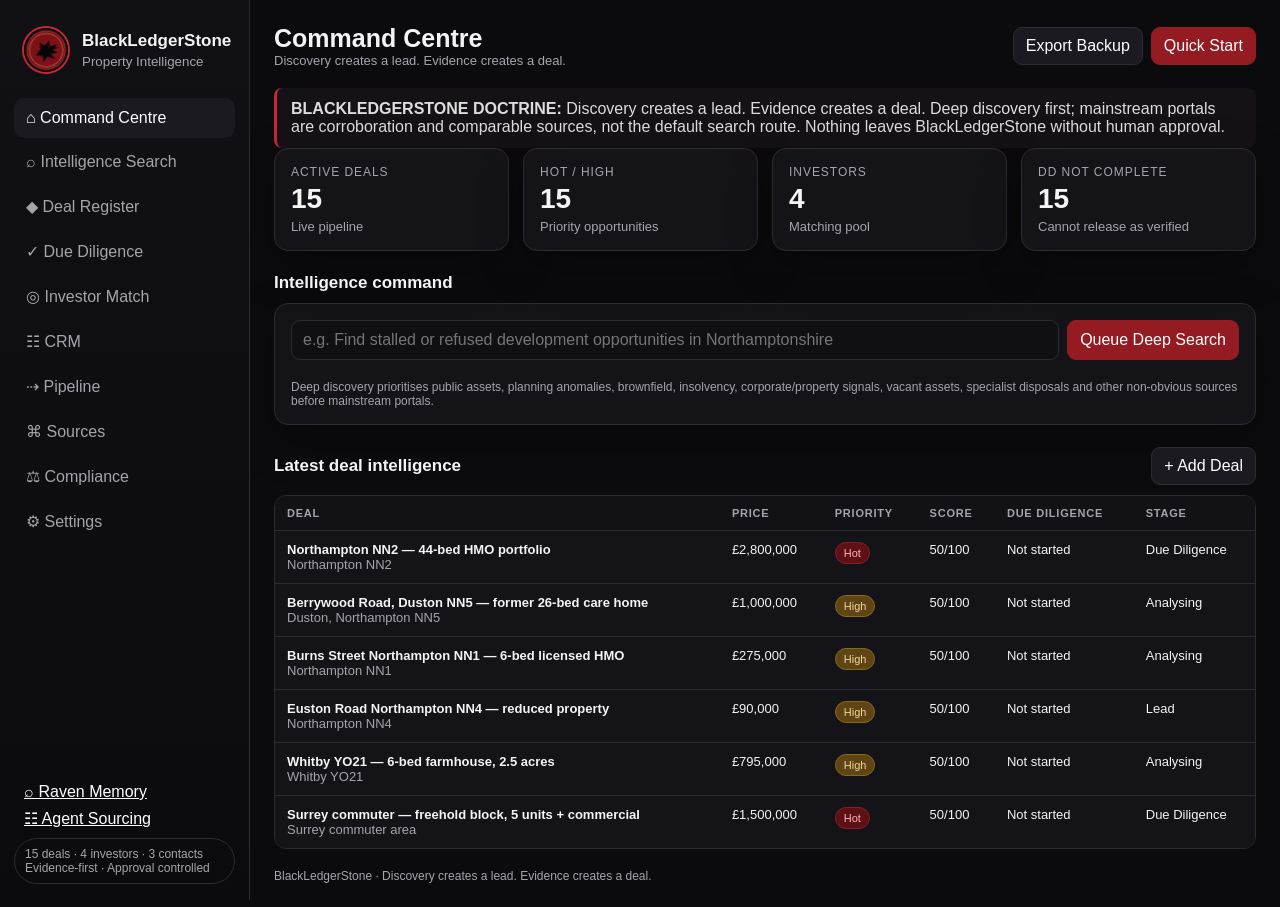
<file: index.html>
<!doctype html><html lang="en"><head><meta charset="utf-8"><meta name="viewport" content="width=device-width,initial-scale=1,viewport-fit=cover"><meta name="theme-color" content="#7d1117"><meta name="description" content="BlackLedgerStone property intelligence and deal operating system"><title>BlackLedgerStone</title><link rel="manifest" href="./manifest.webmanifest"><link rel="icon" href="./raven-192.png"><link rel="stylesheet" href="./styles.css"></head><body>
<div class="app"><aside class="sidebar"><div class="brand"><img src="./raven-192.png" alt="Raven"><div><h1>BlackLedgerStone</h1><small>Property Intelligence</small></div></div><nav class="nav"><button class="active" data-view="dashboard">⌂ <span class="txt">Command Centre</span></button><button data-view="intelligence">⌕ <span class="txt">Intelligence Search</span></button><button data-view="deals">◆ <span class="txt">Deal Register</span></button><button data-view="diligence">✓ <span class="txt">Due Diligence</span></button><button data-view="investors">◎ <span class="txt">Investor Match</span></button><button data-view="contacts">☷ <span class="txt">CRM</span></button><button data-view="pipeline">⇢ <span class="txt">Pipeline</span></button><button data-view="sources">⌘ <span class="txt">Sources</span></button><button data-view="compliance">⚖ <span class="txt">Compliance</span></button><button data-view="settings">⚙ <span class="txt">Settings</span></button></nav><div class="sidebar-bottom"><div style="padding:10px;display:grid;gap:8px"><a href="./raven-memory.html" style="color:#fff">⌕ Raven Memory</a><a href="./raven-agent-sourcing.html" style="color:#fff">☷ Agent Sourcing</a></div><div class="status-pill"><span id="data-count"></span><br>Evidence-first · Approval controlled</div></div></aside>
<main class="main"><div class="topbar"><div><h2 id="page-title">Command Centre</h2><div class="subtle">Discovery creates a lead. Evidence creates a deal.</div></div><div class="top-actions"><button class="btn" id="export-btn">Export Backup</button><button class="btn primary" id="quick-start">Quick Start</button></div></div>
<section id="dashboard" class="view active"><div class="notice"><b>BLACKLEDGERSTONE DOCTRINE:</b> Discovery creates a lead. Evidence creates a deal. Deep discovery first; mainstream portals are corroboration and comparable sources, not the default search route. Nothing leaves BlackLedgerStone without human approval.</div><div id="metrics" class="grid cards-4"></div><div class="section-title"><h3>Intelligence command</h3></div><div class="card"><div class="search-box"><input class="input" id="command" placeholder="e.g. Find stalled or refused development opportunities in Northamptonshire"><button class="btn primary" id="command-run">Queue Deep Search</button></div><div class="footer-note">Deep discovery prioritises public assets, planning anomalies, brownfield, insolvency, corporate/property signals, vacant assets, specialist disposals and other non-obvious sources before mainstream portals.</div></div><div class="section-title"><h3>Latest deal intelligence</h3><button class="btn" id="add-deal">+ Add Deal</button></div><div class="table-wrap"><table><thead><tr><th>Deal</th><th>Price</th><th>Priority</th><th>Score</th><th>Due diligence</th><th>Stage</th></tr></thead><tbody id="dashboard-deals"></tbody></table></div></section>
<section id="intelligence" class="view"><div class="notice"><b>Deep Discovery:</b> a Scout result is a LEAD, never automatically a deal. Search non-obvious and authoritative intelligence first. Promote only after evidence and due diligence.</div><div class="card"><form id="research-form" class="form-grid"><label class="wide">Search instruction<input class="input" name="query" required placeholder="Find council land, stalled schemes, insolvency assets or hidden development opportunities..."></label><label>Area<input class="input" name="area" placeholder="UK, Ireland, Northamptonshire..."></label><label>Asset type<select class="select" name="asset"><option>Any</option><option>Residential</option><option>Land</option><option>Commercial</option><option>Care / C2</option><option>HMO</option><option>Development</option><option>Public sector</option><option>Distressed / insolvency</option></select></label><div class="wide"><button class="btn primary">Add to Deep Research Queue</button></div></form></div><div class="section-title"><h3>Research queue</h3></div><div class="table-wrap"><table><thead><tr><th>Instruction</th><th>Asset</th><th>Status</th><th>Created</th><th>Action</th></tr></thead><tbody id="research-body"></tbody></table></div></section>
<section id="deals" class="view"><div class="section-title"><h3>Master deal register</h3><button class="btn primary" onclick="document.getElementById('add-deal').click()">+ Add Deal</button></div><div class="table-wrap"><table><thead><tr><th>Deal</th><th>Price</th><th>Net yield</th><th>Cash ROI</th><th>Score</th><th>Priority</th><th>Stage</th><th></th></tr></thead><tbody id="deals-body"></tbody></table></div></section>
<section id="diligence" class="view"><div class="notice">Mandatory evidence gate. No lead becomes a verified deal until required checks are complete. Unknown stays UNKNOWN; assumptions never become facts.</div><div class="section-title"><h3>Deal checklist</h3><div class="kpis"><select class="select" id="dd-deal"></select><span class="badge" id="dd-progress"></span></div></div><div id="dd-list" class="checklist"></div></section>
<section id="investors" class="view"><div class="notice">Raven Match uses suitability plus CAIT: Capital, Authority, Intent and Timescale. POF and evidence remain separate verification gates.</div><div class="grid cards-3"><div class="card"><h3>Add investor</h3><form id="investor-form" class="form-grid"><label class="wide">Name<input class="input" name="name" required></label><label class="wide">Company<input class="input" name="company"></label><label>Strategy<input class="input" name="strategy"></label><label>POF<select class="select" name="pof"><option>Unknown</option><option>Requested</option><option>Verified</option></select></label><label>Min budget<input class="input" name="minBudget" type="number"></label><label>Max budget<input class="input" name="maxBudget" type="number"></label><label class="wide">Target areas<input class="input" name="areas"></label><div class="wide"><button class="btn primary">Add Investor</button></div></form></div><div class="card" style="grid-column:span 2"><h3>Investor pool</h3><div class="table-wrap"><table><thead><tr><th>Investor</th><th>Strategy</th><th>Areas</th><th>Budget</th><th>POF</th><th></th></tr></thead><tbody id="investors-body"></tbody></table></div></div></div></section>
<section id="contacts" class="view"><div class="grid cards-3"><div class="card"><h3>Add contact</h3><form id="contact-form" class="form-grid"><label class="wide">Name<input class="input" name="name" required></label><label class="wide">Company<input class="input" name="company"></label><label>Type<select class="select" name="type"><option>Investor</option><option>Developer</option><option>Sourcer</option><option>Agent</option><option>Council / Public Sector</option><option>Finance</option><option>Solicitor</option><option>Other</option></select></label><label>Email<input class="input" name="email" type="email"></label><label>Phone<input class="input" name="phone"></label><label>Next action<input class="input" name="nextAction"></label><div class="wide"><button class="btn primary">Add Contact</button></div></form></div><div class="card" style="grid-column:span 2"><h3>Relationship manager</h3><div class="table-wrap"><table><thead><tr><th>Contact</th><th>Type</th><th>Email</th><th>Phone</th><th>Next action</th><th></th></tr></thead><tbody id="contacts-body"></tbody></table></div></div></div></section>
<section id="pipeline" class="view"><div class="notice">Lead → Evidence → Verified Deal → Investor Match → Approval → Progress. Due diligence is a hard gate.</div><div class="pipeline" id="pipeline-board"></div></section>
<section id="sources" class="view"><div class="notice">Source hierarchy: deep/authoritative intelligence first. Mainstream portals are secondary corroboration, comparables and market evidence.</div><div class="section-title"><h3>Research source library</h3><input id="source-filter" class="input" style="max-width:300px" placeholder="Filter sources"></div><div id="source-list" class="source-grid quick-links"></div></section>
<section id="compliance" class="view"><div class="grid cards-3"><div class="card"><div class="label">Approval control</div><div class="metric" style="font-size:18px" id="approval-state"></div><div class="subtle">No external release or outreach without human approval.</div></div><div class="card"><div class="label">Fee protection rule</div><div id="fee-rule"></div></div><div class="card"><div class="label">Core release gate</div><div>Verified evidence + complete due diligence + fee protection + qualified investor + approval.</div></div></div><div class="checklist"><div class="check">✓ Discovery creates a lead; evidence creates a deal.</div><div class="check">✓ Never release sensitive identifiers before protection is secure.</div><div class="check">✓ Record source, date and evidence for material facts.</div><div class="check">✓ Unknown and assumptions remain explicitly labelled.</div><div class="check">✓ Obtain POF where appropriate.</div><div class="check">✓ All outbound information remains behind human approval.</div></div></section>
<section id="settings" class="view"><div class="grid cards-3"><div class="card"><h3>Operating rules</h3><form id="settings-form" class="form-grid"><label>Fee %<input class="input" name="feePercent" type="number" step="0.1"></label><label>Minimum fee GBP<input class="input" name="minFeeGBP" type="number"></label><label>Minimum fee EUR<input class="input" name="minFeeEUR" type="number"></label><label>Anti-circumvention months<input class="input" name="antiCircumventionMonths" type="number"></label><label class="wide"><input name="approvalRequired" type="checkbox"> Require human approval before external release</label><div class="wide"><button class="btn primary">Save Settings</button></div></form></div><div class="card"><h3>Restore backup</h3><input id="import-file" class="input" type="file" accept="application/json"></div><div class="danger-zone"><h3>Reset local data</h3><button class="btn" id="reset-btn">Reset Local Database</button></div></div></section>
<div class="footer-note">BlackLedgerStone · Discovery creates a lead. Evidence creates a deal.</div></main></div>
<div id="deal-modal" class="modal"><div class="modal-box"><div class="modal-head"><h3>Deal & Development Appraisal</h3><button class="iconbtn" onclick="closeModal('deal-modal')">×</button></div><form id="deal-form" class="form-grid"><input type="hidden" name="id"><label class="wide">Deal name<input class="input" name="name" required></label><label>Location<input class="input" name="location"></label><label>Asset type<input class="input" name="assetType"></label><label>Purchase price £<input class="input" type="number" name="price"></label><label>GDV / market value £<input class="input" type="number" name="gdv"></label><label>Build / refurb £<input class="input" type="number" name="refurb"></label><label>Contingency %<input class="input" type="number" step="0.1" name="contingency"></label><label>Professional fees £<input class="input" type="number" name="professionalFees"></label><label>CIL / S106 £<input class="input" type="number" name="planningObligations"></label><label>Abnormal/site costs £<input class="input" type="number" name="abnormals"></label><label>Legal & survey £<input class="input" type="number" name="legal"></label><label>SDLT surcharge %<input class="input" type="number" step="0.1" name="sdlt"></label><label>Bridging LTV %<input class="input" type="number" step="0.1" name="ltv"></label><label>Bridge annual rate %<input class="input" type="number" step="0.1" name="bridgeRate"></label><label>Bridge term months<input class="input" type="number" name="bridgeMonths"></label><label>Arrangement fee %<input class="input" type="number" step="0.1" name="arrangement"></label><label>Gross annual income £<input class="input" type="number" name="grossIncome"></label><label>Net annual income £<input class="input" type="number" name="netIncome"></label><label>Discount %<input class="input" type="number" step="0.1" name="discount"></label><label>Planning<select class="select" name="planning"><option>Unknown</option><option>None</option><option>Potential</option><option>Refused</option><option>Withdrawn</option><option>Lapsed</option><option>Submitted</option><option>Approved</option></select></label><label>Risk<select class="select" name="risk"><option>Normal</option><option>Low</option><option>Medium</option><option>High</option></select></label><label>Priority<select class="select" name="priority"><option>Normal</option><option>High</option><option>Hot</option><option>Rejected</option></select></label><label>Status<select class="select" name="status"><option>Lead</option><option>Evidence Review</option><option>Due Diligence</option><option>Verified Deal</option><option>Investor Match</option><option>Progressing</option><option>Completed</option><option>Rejected</option></select></label><label class="wide">Development constraints / abnormal risks<textarea class="textarea" name="developmentConstraints" placeholder="Access, drainage, flood, contamination, ecology, heritage, utilities, title restrictions..."></textarea></label><label class="wide">Source / evidence<textarea class="textarea" name="source"></textarea></label><label class="wide">Notes<textarea class="textarea" name="notes"></textarea></label><div class="wide"><button class="btn primary">Save Lead / Deal</button></div></form></div></div>
<script src="./app.js"></script></body></html>
</file>
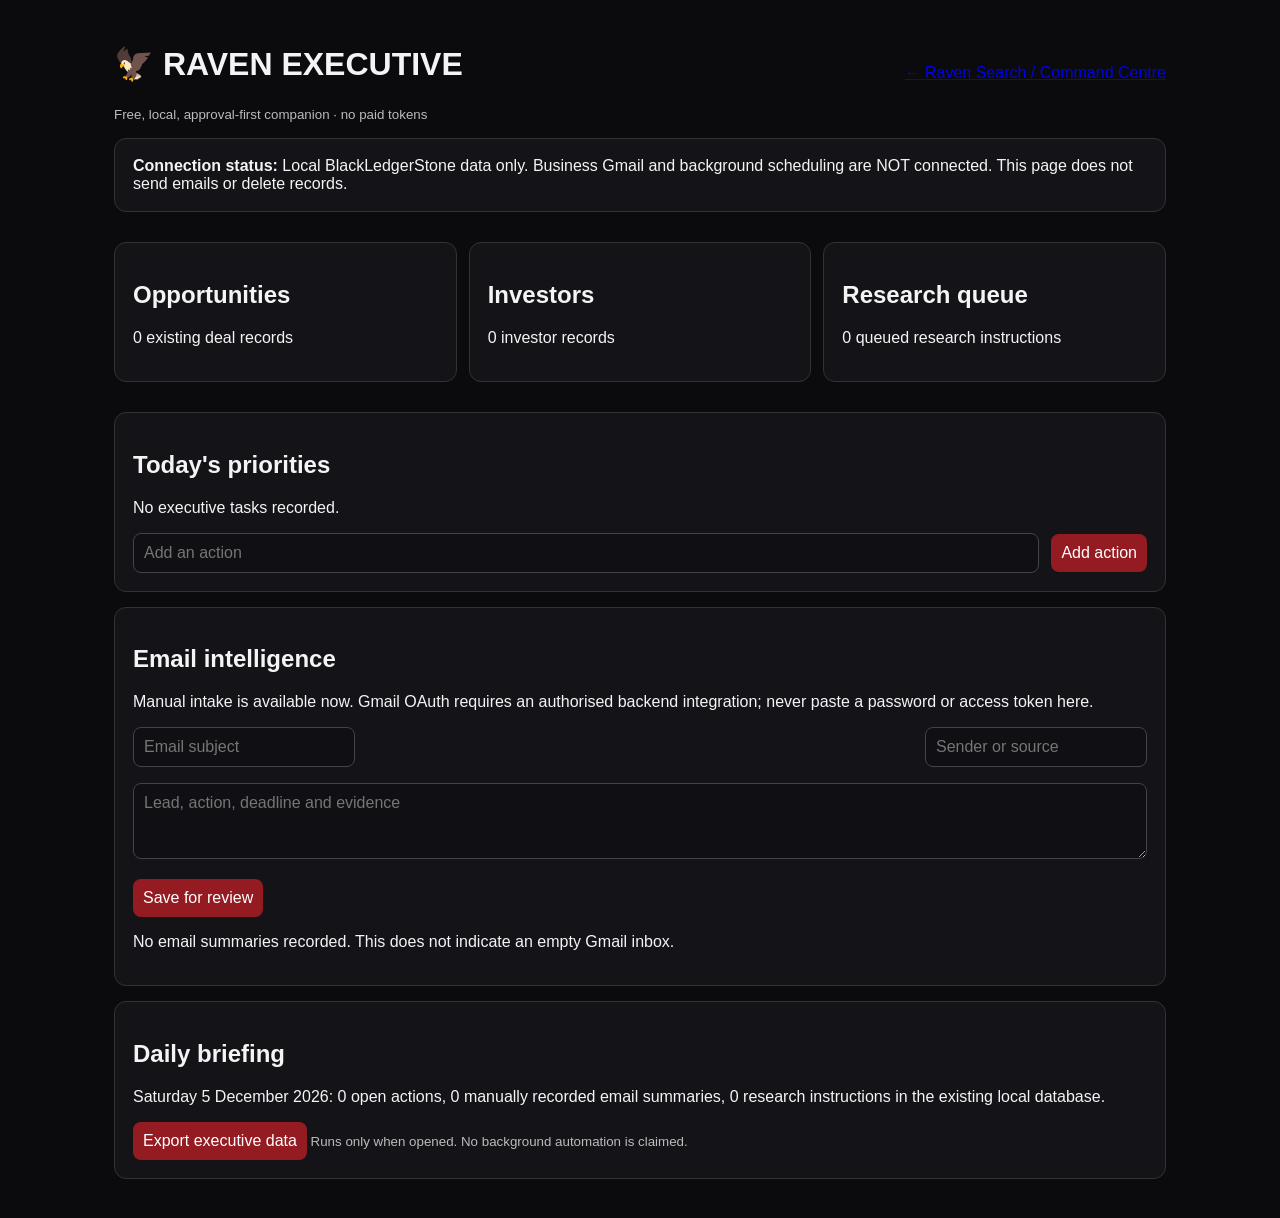
<file: executive.html>
<!doctype html><html lang="en-GB"><head><meta charset="utf-8"><meta name="viewport" content="width=device-width,initial-scale=1"><title>RAVEN EXECUTIVE | BlackLedgerStone</title><link rel="stylesheet" href="./styles.css"><style>body{padding:24px;max-width:1100px;margin:auto}header,.toolbar{display:flex;gap:12px;justify-content:space-between;align-items:center;flex-wrap:wrap}.panel{background:#141418;border:1px solid #333;border-radius:12px;padding:18px;margin:15px 0}.row{padding:12px;border-bottom:1px solid #333}.row:last-child{border:0}input,textarea{background:#101014;color:white;border:1px solid #444;border-radius:8px;padding:10px;max-width:100%}button{background:#941b22;color:white;border:0;border-radius:8px;padding:10px}small{color:#bbb}.grid{display:grid;grid-template-columns:repeat(auto-fit,minmax(240px,1fr));gap:12px}</style></head><body><header><div><h1>🦅 RAVEN EXECUTIVE</h1><small>Free, local, approval-first companion · no paid tokens</small></div><a href="./index.html">← Raven Search / Command Centre</a></header><div class="panel"><strong>Connection status:</strong> Local BlackLedgerStone data only. Business Gmail and background scheduling are NOT connected. This page does not send emails or delete records.</div><div class="grid"><section class="panel"><h2>Opportunities</h2><p id="deals">Checking…</p></section><section class="panel"><h2>Investors</h2><p id="investors">Checking…</p></section><section class="panel"><h2>Research queue</h2><p id="research">Checking…</p></section></div><section class="panel"><h2>Today's priorities</h2><div id="tasks"></div><form id="task-form" class="toolbar"><input name="task" aria-label="Task" placeholder="Add an action" required style="flex:1"><button>Add action</button></form></section><section class="panel"><h2>Email intelligence</h2><p>Manual intake is available now. Gmail OAuth requires an authorised backend integration; never paste a password or access token here.</p><form id="mail-form"><div class="toolbar"><input name="subject" placeholder="Email subject" required><input name="sender" placeholder="Sender or source" required></div><p><textarea name="summary" rows="3" style="width:100%" placeholder="Lead, action, deadline and evidence"></textarea></p><button>Save for review</button></form><div id="mails"></div></section><section class="panel"><h2>Daily briefing</h2><p id="brief"></p><button id="backup">Export executive data</button><small> Runs only when opened. No background automation is claimed.</small></section><script>
"use strict";
const BASE="blackledgerstone-master-v2-1-intel", EXEC="raven-executive-local-v1";
const get=k=>{try{return JSON.parse(localStorage.getItem(k)||"{}")}catch{return {}}};
const main=get(BASE), data=get(EXEC);data.tasks=Array.isArray(data.tasks)?data.tasks:[];data.mails=Array.isArray(data.mails)?data.mails:[];
const el=id=>document.getElementById(id), save=()=>localStorage.setItem(EXEC,JSON.stringify(data));
const safe=s=>String(s??"").replace(/[&<>"']/g,c=>({"&":"&amp;","<":"&lt;",">":"&gt;",'"':"&quot;","'":"&#39;"}[c]));
const count=k=>Array.isArray(main[k])?main[k].length:0;
el("deals").textContent=count("deals")+" existing deal records";
el("investors").textContent=count("investors")+" investor records";
el("research").textContent=count("research")+" queued research instructions";
function render(){
 el("tasks").innerHTML=data.tasks.length?data.tasks.map((t,i)=>'<div class="row"><label><input type="checkbox" data-task="'+i+'" '+(t.done?'checked':'')+'> '+safe(t.text)+'</label></div>').join(""):'<p>No executive tasks recorded.</p>';
 el("mails").innerHTML=data.mails.length?data.mails.map(m=>'<div class="row"><b>'+safe(m.subject)+'</b> · '+safe(m.sender)+'<br>'+safe(m.summary)+'<br><small>Review required · '+safe(m.date)+'</small></div>').join(""):'<p>No email summaries recorded. This does not indicate an empty Gmail inbox.</p>';
 el("brief").textContent=new Date().toLocaleDateString("en-GB",{dateStyle:"full"})+": "+data.tasks.filter(t=>!t.done).length+" open actions, "+data.mails.length+" manually recorded email summaries, "+count("research")+" research instructions in the existing local database.";
}
el("task-form").addEventListener("submit",e=>{e.preventDefault();const f=e.target;data.tasks.push({text:f.task.value.trim(),done:false});save();f.reset();render()});
el("tasks").addEventListener("change",e=>{if(e.target.matches("[data-task]")){data.tasks[+e.target.dataset.task].done=e.target.checked;save();render()}});
el("mail-form").addEventListener("submit",e=>{e.preventDefault();const f=e.target;data.mails.unshift({subject:f.subject.value,sender:f.sender.value,summary:f.summary.value,date:new Date().toISOString()});save();f.reset();render()});
el("backup").addEventListener("click",()=>{const b=new Blob([JSON.stringify({exportedAt:new Date().toISOString(),executive:data},null,2)],{type:"application/json"}),a=document.createElement("a");a.href=URL.createObjectURL(b);a.download="raven-executive-backup.json";a.click();setTimeout(()=>URL.revokeObjectURL(a.href),1000)});
render();
</script></body></html>
</file>
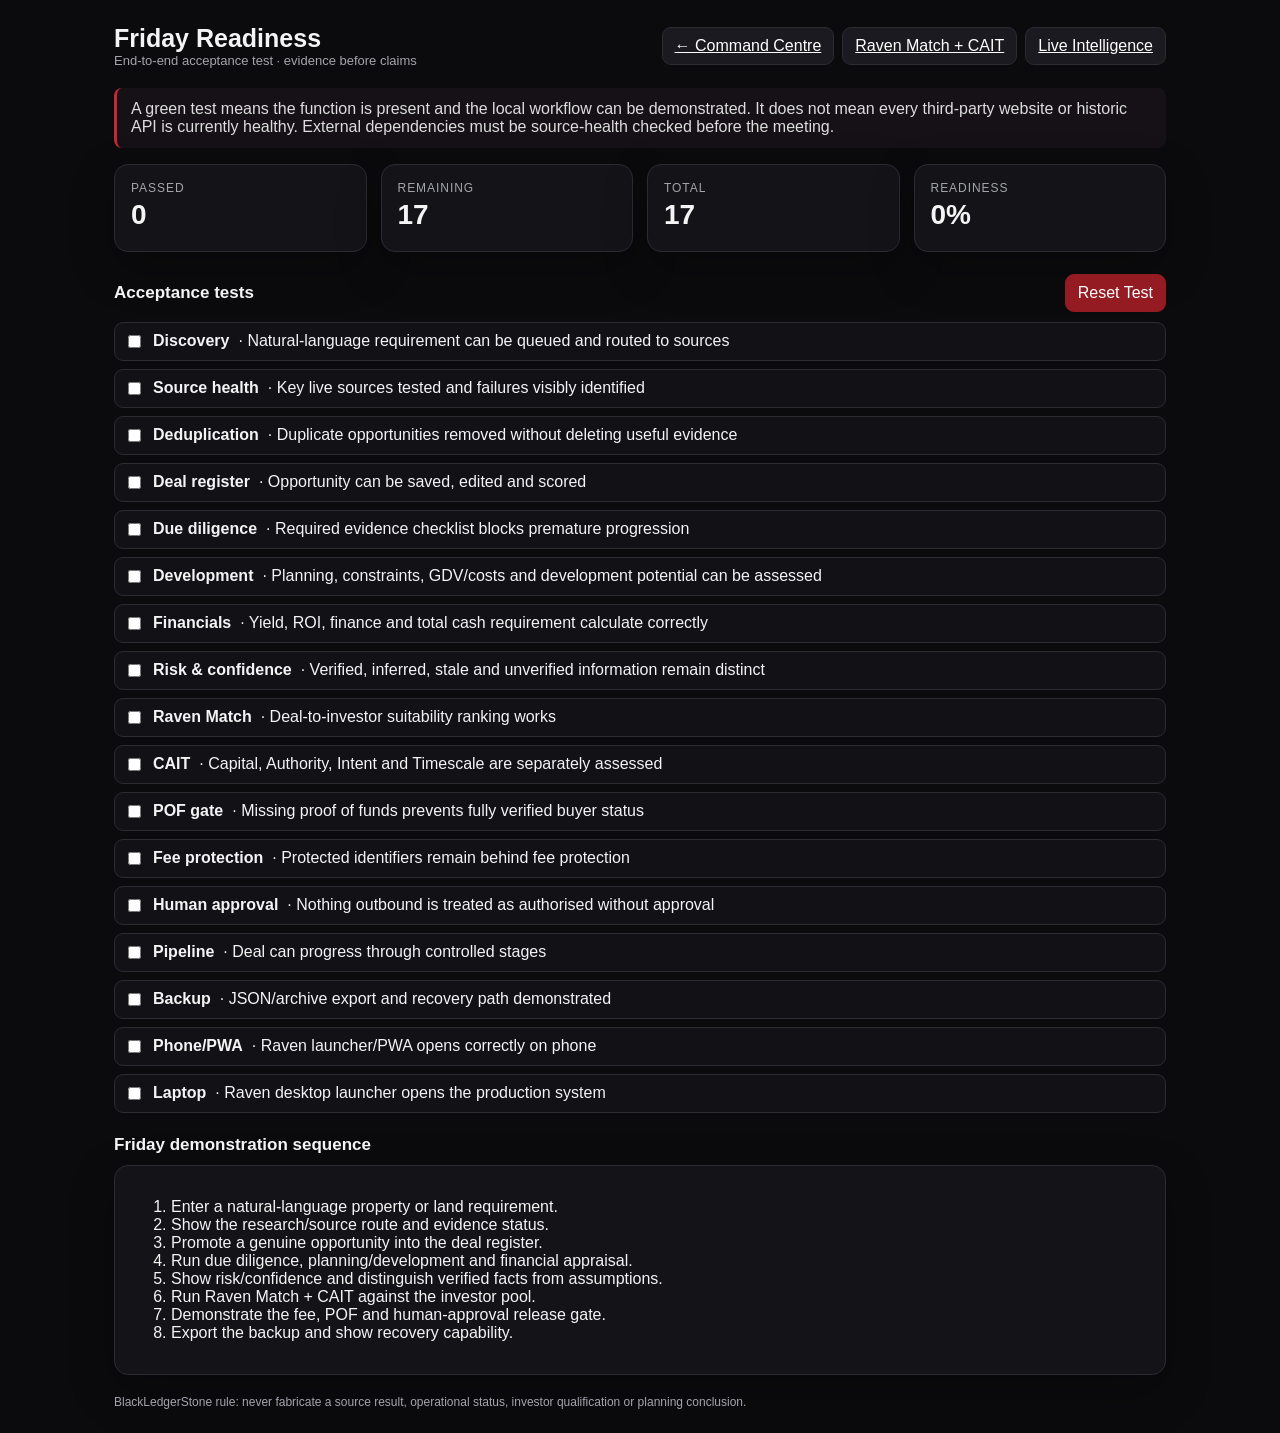
<file: friday-readiness.html>
<!doctype html><html lang="en"><head><meta charset="utf-8"><meta name="viewport" content="width=device-width,initial-scale=1"><meta name="theme-color" content="#7d1117"><title>BlackLedgerStone Friday Readiness</title><link rel="stylesheet" href="./styles.css"><link rel="icon" href="./raven-192.png"></head><body><main class="main" style="max-width:1100px;margin:auto"><div class="topbar"><div><h2>Friday Readiness</h2><div class="subtle">End-to-end acceptance test · evidence before claims</div></div><div class="top-actions"><a class="btn" href="./index.html">← Command Centre</a><a class="btn" href="./raven-match.html">Raven Match + CAIT</a><a class="btn" href="./live-intelligence.html">Live Intelligence</a></div></div><div class="notice">A green test means the function is present and the local workflow can be demonstrated. It does not mean every third-party website or historic API is currently healthy. External dependencies must be source-health checked before the meeting.</div><div id="summary" class="grid cards-4" style="margin-top:16px"></div><div class="section-title"><h3>Acceptance tests</h3><button class="btn primary" id="reset">Reset Test</button></div><div id="tests" class="checklist"></div><div class="section-title"><h3>Friday demonstration sequence</h3></div><div class="card"><ol><li>Enter a natural-language property or land requirement.</li><li>Show the research/source route and evidence status.</li><li>Promote a genuine opportunity into the deal register.</li><li>Run due diligence, planning/development and financial appraisal.</li><li>Show risk/confidence and distinguish verified facts from assumptions.</li><li>Run Raven Match + CAIT against the investor pool.</li><li>Demonstrate the fee, POF and human-approval release gate.</li><li>Export the backup and show recovery capability.</li></ol></div><div class="footer-note">BlackLedgerStone rule: never fabricate a source result, operational status, investor qualification or planning conclusion.</div></main><script>const KEY='blackledgerstone-friday-readiness-v1';const tests=[['Discovery','Natural-language requirement can be queued and routed to sources'],['Source health','Key live sources tested and failures visibly identified'],['Deduplication','Duplicate opportunities removed without deleting useful evidence'],['Deal register','Opportunity can be saved, edited and scored'],['Due diligence','Required evidence checklist blocks premature progression'],['Development','Planning, constraints, GDV/costs and development potential can be assessed'],['Financials','Yield, ROI, finance and total cash requirement calculate correctly'],['Risk & confidence','Verified, inferred, stale and unverified information remain distinct'],['Raven Match','Deal-to-investor suitability ranking works'],['CAIT','Capital, Authority, Intent and Timescale are separately assessed'],['POF gate','Missing proof of funds prevents fully verified buyer status'],['Fee protection','Protected identifiers remain behind fee protection'],['Human approval','Nothing outbound is treated as authorised without approval'],['Pipeline','Deal can progress through controlled stages'],['Backup','JSON/archive export and recovery path demonstrated'],['Phone/PWA','Raven launcher/PWA opens correctly on phone'],['Laptop','Raven desktop launcher opens the production system']];let state={};try{state=JSON.parse(localStorage.getItem(KEY)||'{}')}catch{}function save(){localStorage.setItem(KEY,JSON.stringify(state));render()}function render(){const done=tests.filter((_,i)=>state[i]).length;document.getElementById('summary').innerHTML='<div class="card"><div class="label">Passed</div><div class="metric">'+done+'</div></div><div class="card"><div class="label">Remaining</div><div class="metric">'+(tests.length-done)+'</div></div><div class="card"><div class="label">Total</div><div class="metric">'+tests.length+'</div></div><div class="card"><div class="label">Readiness</div><div class="metric">'+Math.round(done/tests.length*100)+'%</div></div>';document.getElementById('tests').innerHTML=tests.map((t,i)=>'<label class="check"><input type="checkbox" data-i="'+i+'" '+(state[i]?'checked':'')+'> <b>'+t[0]+'</b> · '+t[1]+'</label>').join('');document.querySelectorAll('[data-i]').forEach(x=>x.onchange=()=>{state[x.dataset.i]=x.checked;save()})}document.getElementById('reset').onclick=()=>{if(confirm('Reset Friday readiness test?')){state={};save()}};render();</script></body></html>
</file>
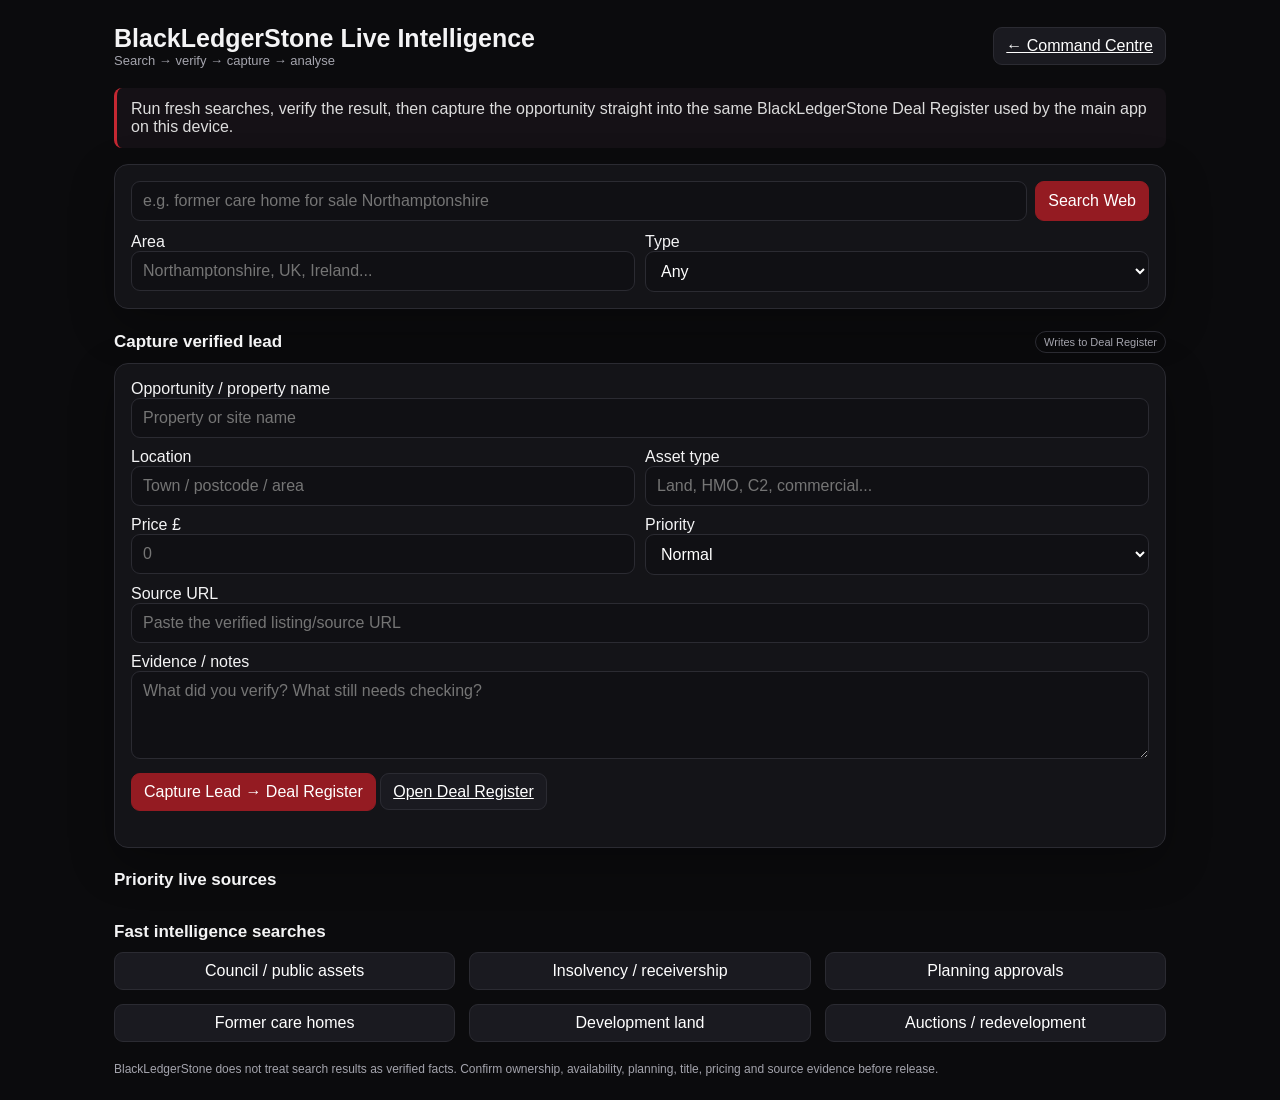
<file: live-intelligence.html>
<!doctype html><html lang="en"><head><meta charset="utf-8"><meta name="viewport" content="width=device-width,initial-scale=1"><meta name="theme-color" content="#7d1117"><title>BlackLedgerStone Live Intelligence</title><link rel="stylesheet" href="./styles.css"><link rel="icon" href="./raven-192.png"></head><body><main class="main" style="max-width:1100px;margin:auto"><div class="topbar"><div><h2>BlackLedgerStone Live Intelligence</h2><div class="subtle">Search → verify → capture → analyse</div></div><div class="top-actions"><a class="btn" href="./index.html">← Command Centre</a></div></div><div class="notice">Run fresh searches, verify the result, then capture the opportunity straight into the same BlackLedgerStone Deal Register used by the main app on this device.</div><div class="card" style="margin-top:16px"><div class="search-box"><input class="input" id="q" placeholder="e.g. former care home for sale Northamptonshire"><button class="btn primary" id="web">Search Web</button></div><div class="form-grid" style="margin-top:12px"><label>Area<input class="input" id="area" placeholder="Northamptonshire, UK, Ireland..."></label><label>Type<select class="select" id="type"><option value="">Any</option><option>land development</option><option>care home C2</option><option>HMO</option><option>commercial conversion</option><option>auction</option><option>receivership administration</option><option>council surplus property</option><option>planning permission</option></select></label></div></div><div class="section-title"><h3>Capture verified lead</h3><span class="badge">Writes to Deal Register</span></div><div class="card"><div class="form-grid"><label class="wide">Opportunity / property name<input class="input" id="lead-name" placeholder="Property or site name"></label><label>Location<input class="input" id="lead-location" placeholder="Town / postcode / area"></label><label>Asset type<input class="input" id="lead-type" placeholder="Land, HMO, C2, commercial..."></label><label>Price £<input class="input" id="lead-price" type="number" placeholder="0"></label><label>Priority<select class="select" id="lead-priority"><option>Normal</option><option>High</option><option>Hot</option></select></label><label class="wide">Source URL<input class="input" id="lead-url" type="url" placeholder="Paste the verified listing/source URL"></label><label class="wide">Evidence / notes<textarea class="textarea" id="lead-notes" placeholder="What did you verify? What still needs checking?"></textarea></label><div class="wide"><button class="btn primary" id="capture">Capture Lead → Deal Register</button> <a class="btn" href="./index.html">Open Deal Register</a></div></div><div id="capture-status" class="footer-note"></div></div><div class="section-title"><h3>Priority live sources</h3></div><div class="source-grid" id="sources"></div><div class="section-title"><h3>Fast intelligence searches</h3></div><div class="grid cards-3"><button class="btn" data-preset='site:gov.uk "property for sale" surplus council'>Council / public assets</button><button class="btn" data-preset='site:thegazette.co.uk property receivership administrator sale'>Insolvency / receivership</button><button class="btn" data-preset='planning application approved residential development land'>Planning approvals</button><button class="btn" data-preset='"former care home" for sale'>Former care homes</button><button class="btn" data-preset='"development opportunity" land for sale'>Development land</button><button class="btn" data-preset='commercial property auction redevelopment opportunity'>Auctions / redevelopment</button></div><div class="footer-note">BlackLedgerStone does not treat search results as verified facts. Confirm ownership, availability, planning, title, pricing and source evidence before release.</div></main><script>const KEY='blackledgerstone-master-v2-1-intel';const sources=[['GOV.UK Property Finder','https://www.gov.uk/find-government-property'],['Planning Data','https://www.planning.data.gov.uk/'],['Companies House','https://find-and-update.company-information.service.gov.uk/'],['The Gazette','https://www.thegazette.co.uk/'],['Rightmove','https://www.rightmove.co.uk/'],['Zoopla','https://www.zoopla.co.uk/'],['OnTheMarket','https://www.onthemarket.com/'],['Savills','https://www.savills.co.uk/'],['Knight Frank','https://www.knightfrank.co.uk/'],['Eddisons','https://www.eddisons.com/'],['Fisher German','https://www.fishergerman.co.uk/'],['Carter Jonas','https://www.carterjonas.co.uk/']];const E=s=>document.querySelector(s);function query(extra=''){return [E('#q').value,E('#type').value,E('#area').value,extra].filter(Boolean).join(' ').trim()}function search(extra=''){const q=query(extra);if(!q)return;window.open('https://www.google.com/search?q='+encodeURIComponent(q),'_blank','noopener')}function uuid(){return crypto.randomUUID?crypto.randomUUID():Date.now().toString(36)+Math.random().toString(36).slice(2)}function loadDb(){try{return JSON.parse(localStorage.getItem(KEY)||'{}')}catch{return {}}}function saveDb(db){localStorage.setItem(KEY,JSON.stringify(db))}E('#web').onclick=()=>search();E('#q').addEventListener('keydown',e=>{if(e.key==='Enter')search()});document.querySelectorAll('[data-preset]').forEach(b=>b.onclick=()=>search(b.dataset.preset));E('#capture').onclick=()=>{const name=E('#lead-name').value.trim();if(!name){E('#capture-status').textContent='Add an opportunity/property name first.';return}const db=loadDb();db.deals=Array.isArray(db.deals)?db.deals:[];db.deals.unshift({id:uuid(),name,location:E('#lead-location').value.trim(),assetType:E('#lead-type').value.trim(),price:E('#lead-price').value.trim(),grossIncome:'',netIncome:'',gdv:'',discount:'',planning:'Unknown',risk:'Normal',priority:E('#lead-priority').value,status:'Lead',dueDiligence:'Not started',source:E('#lead-url').value.trim(),notes:E('#lead-notes').value.trim(),updated:new Date().toISOString()});saveDb(db);E('#capture-status').innerHTML='✓ Lead captured. <a href="./index.html">Open BlackLedgerStone</a> to analyse it.'};E('#sources').innerHTML=sources.map(s=>'<div class="source"><b>'+s[0]+'</b><div style="margin-top:9px"><a href="'+s[1]+'" target="_blank" rel="noopener">Open source ↗</a></div><div style="margin-top:7px"><button class="btn" onclick="window.open(\'https://www.google.com/search?q=\'+encodeURIComponent(\'site:'+new URL(s[1]).hostname+' '+query()),\'_blank\')">Search this source</button></div></div>').join('');</script></body></html>
</file>
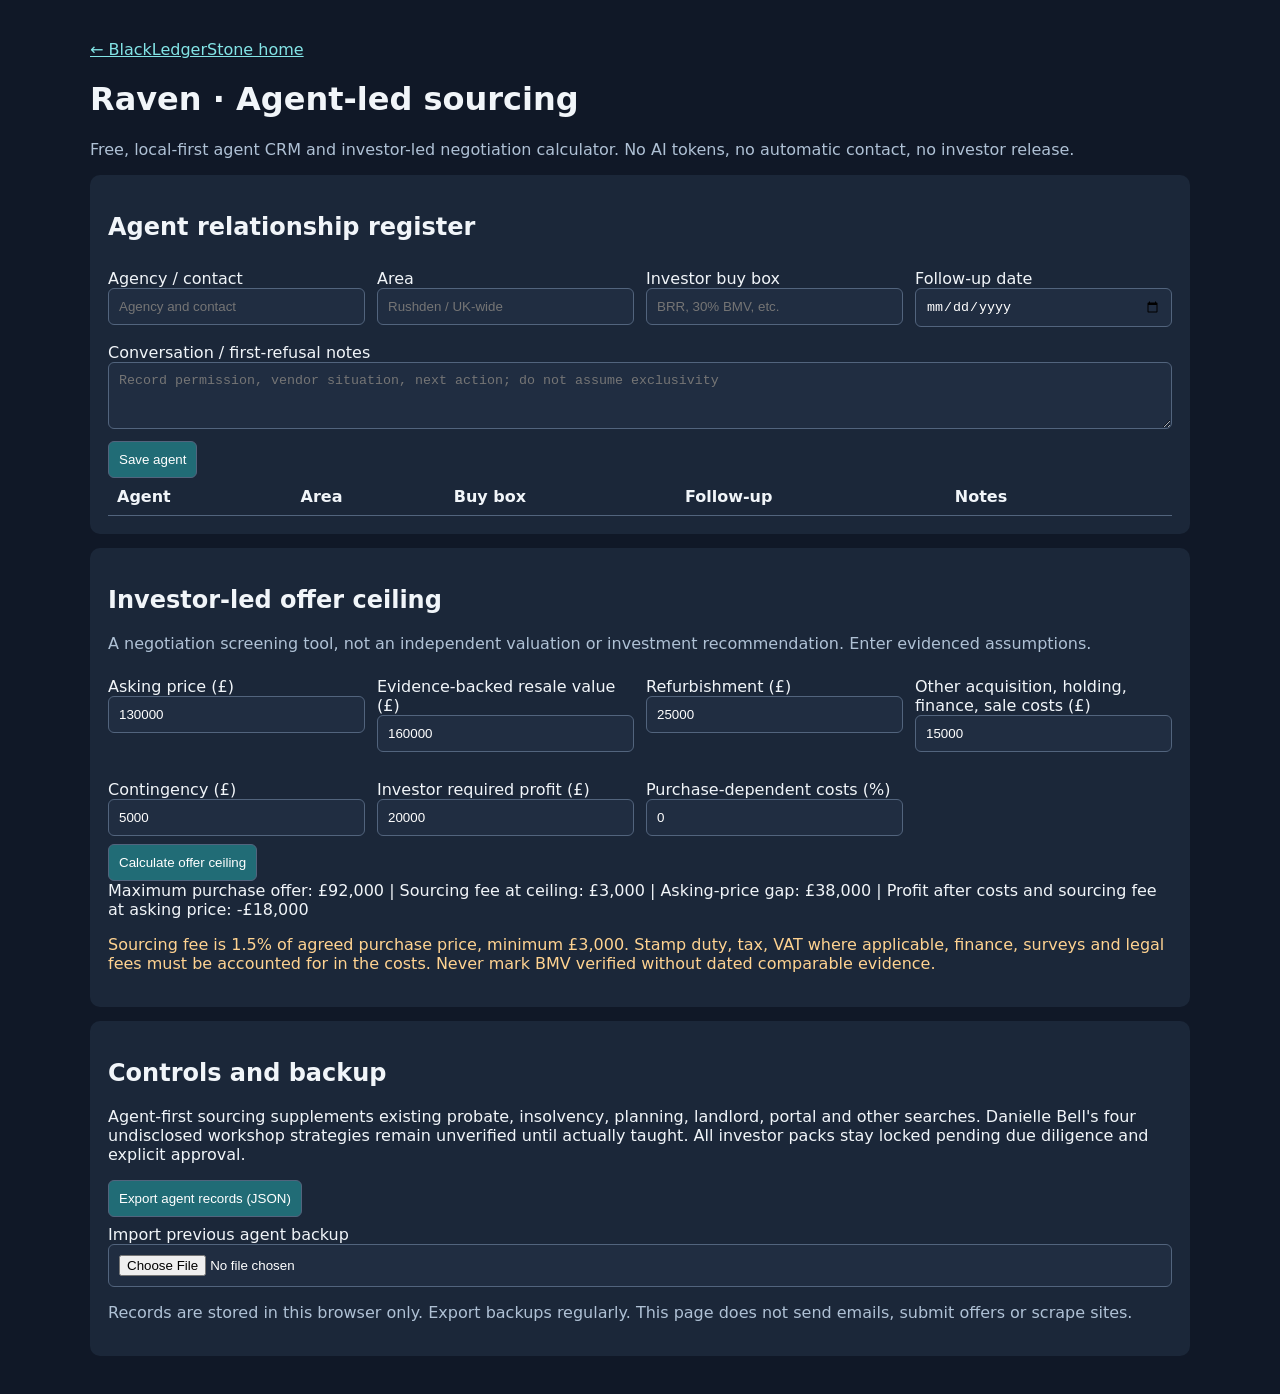
<file: raven-agent-sourcing.html>
<!doctype html><html lang="en"><head><meta charset="utf-8"><meta name="viewport" content="width=device-width,initial-scale=1"><title>Raven Agent Sourcing</title><style>body{font:16px system-ui;background:#101827;color:#f1f5f9;margin:0}main{max-width:1100px;margin:auto;padding:24px}input,select,textarea,button{padding:10px;background:#202d41;color:white;border:1px solid #52647d;border-radius:6px}input,textarea{width:100%;box-sizing:border-box}button{cursor:pointer;background:#216c76}section{background:#1b2739;padding:18px;margin:14px 0;border-radius:10px}label{display:block;margin:8px 0}.grid{display:grid;grid-template-columns:repeat(auto-fit,minmax(210px,1fr));gap:12px}.muted{color:#afc1d5}table{width:100%;border-collapse:collapse}td,th{padding:9px;border-bottom:1px solid #52647d;text-align:left}a{color:#83e4e6}.warning{color:#ffd391}</style></head><body><main><p><a href="index.html">← BlackLedgerStone home</a></p><h1>Raven · Agent-led sourcing</h1><p class="muted">Free, local-first agent CRM and investor-led negotiation calculator. No AI tokens, no automatic contact, no investor release.</p><section><h2>Agent relationship register</h2><div class="grid"><label>Agency / contact<input id="agent" placeholder="Agency and contact"></label><label>Area<input id="area" placeholder="Rushden / UK-wide"></label><label>Investor buy box<input id="buybox" placeholder="BRR, 30% BMV, etc."></label><label>Follow-up date<input id="followup" type="date"></label></div><label>Conversation / first-refusal notes<textarea id="notes" rows="3" placeholder="Record permission, vendor situation, next action; do not assume exclusivity"></textarea></label><button onclick="addAgent()">Save agent</button><div style="overflow:auto"><table><thead><tr><th>Agent</th><th>Area</th><th>Buy box</th><th>Follow-up</th><th>Notes</th><th></th></tr></thead><tbody id="agents"></tbody></table></div></section><section><h2>Investor-led offer ceiling</h2><p class="muted">A negotiation screening tool, not an independent valuation or investment recommendation. Enter evidenced assumptions.</p><div class="grid"><label>Asking price (£)<input id="asking" type="number" value="130000"></label><label>Evidence-backed resale value (£)<input id="resale" type="number" value="160000"></label><label>Refurbishment (£)<input id="refurb" type="number" value="25000"></label><label>Other acquisition, holding, finance, sale costs (£)<input id="costs" type="number" value="15000"></label><label>Contingency (£)<input id="contingency" type="number" value="5000"></label><label>Investor required profit (£)<input id="profit" type="number" value="20000"></label><label>Purchase-dependent costs (%)<input id="purchasePct" type="number" value="0" step=".1"></label></div><button onclick="calculate()">Calculate offer ceiling</button><div id="result" aria-live="polite"></div><p class="warning">Sourcing fee is 1.5% of agreed purchase price, minimum £3,000. Stamp duty, tax, VAT where applicable, finance, surveys and legal fees must be accounted for in the costs. Never mark BMV verified without dated comparable evidence.</p></section><section><h2>Controls and backup</h2><p>Agent-first sourcing supplements existing probate, insolvency, planning, landlord, portal and other searches. Danielle Bell's four undisclosed workshop strategies remain unverified until actually taught. All investor packs stay locked pending due diligence and explicit approval.</p><button onclick="exportAgents()">Export agent records (JSON)</button> <label>Import previous agent backup<input type="file" accept="application/json" onchange="importAgents(event)"></label><p class="muted">Records are stored in this browser only. Export backups regularly. This page does not send emails, submit offers or scrape sites.</p></section></main><script>const KEY='bls_raven_agents_v1';let records=[];try{records=JSON.parse(localStorage.getItem(KEY)||'[]');if(!Array.isArray(records))records=[]}catch{records=[]}const el=id=>document.getElementById(id);function save(){localStorage.setItem(KEY,JSON.stringify(records));render()}function addAgent(){let a={id:Date.now()+Math.random(),agent:el('agent').value.trim(),area:el('area').value.trim(),buybox:el('buybox').value.trim(),followup:el('followup').value,notes:el('notes').value.trim()};if(!a.agent)return alert('Enter an agency or contact');records.push(a);save();['agent','area','buybox','followup','notes'].forEach(id=>el(id).value='')}function render(){const t=el('agents');t.replaceChildren();records.forEach(a=>{const tr=document.createElement('tr');[a.agent,a.area,a.buybox,a.followup,a.notes].forEach(v=>{const td=document.createElement('td');td.textContent=v||'';tr.append(td)});const td=document.createElement('td'),b=document.createElement('button');b.textContent='Delete';b.onclick=()=>{if(confirm('Delete this agent record?')){records=records.filter(x=>x.id!==a.id);save()}};td.append(b);tr.append(td);t.append(tr)})}function calculate(){const n=id=>Number(el(id).value),ask=n('asking'),res=n('resale'),ref=n('refurb'),cost=n('costs'),cont=n('contingency'),profit=n('profit'),pct=n('purchasePct')/100;if([ask,res,ref,cost,cont,profit,pct].some(x=>!Number.isFinite(x)||x<0)||pct>1)return alert('Enter valid non-negative figures');const fee=p=>Math.max(3000,p*.015);const margin=p=>res-p-ref-cost-cont-profit-p*pct-fee(p);let lo=0,hi=res;for(let i=0;i<80;i++){let mid=(lo+hi)/2;if(margin(mid)>=0)lo=mid;else hi=mid}const ceiling=margin(0)<0?null:lo;const money=x=>x.toLocaleString('en-GB',{style:'currency',currency:'GBP',maximumFractionDigits:0});el('result').textContent=ceiling===null?'No viable purchase price under these assumptions.': 'Maximum purchase offer: '+money(ceiling)+' | Sourcing fee at ceiling: '+money(fee(ceiling))+' | Asking-price gap: '+money(ask-ceiling)+' | Profit after costs and sourcing fee at asking price: '+money(res-ask-ref-cost-cont-ask*pct-fee(ask))}function exportAgents(){const blob=new Blob([JSON.stringify({version:1,exported:new Date().toISOString(),records},null,2)],{type:'application/json'}),url=URL.createObjectURL(blob),a=document.createElement('a');a.href=url;a.download='raven-agent-records.json';a.click();setTimeout(()=>URL.revokeObjectURL(url),1000)}async function importAgents(e){const f=e.target.files[0];if(!f)return;try{const data=JSON.parse(await f.text());if(!Array.isArray(data.records))throw Error('Invalid backup');if(!confirm('Import '+data.records.length+' records?'))return;records=[...records,...data.records.filter(x=>x&&typeof x.agent==='string').map(x=>({...x,id:Date.now()+Math.random()}))];save()}catch(err){alert(err.message)}e.target.value=''}render();calculate();</script></body></html>
</file>
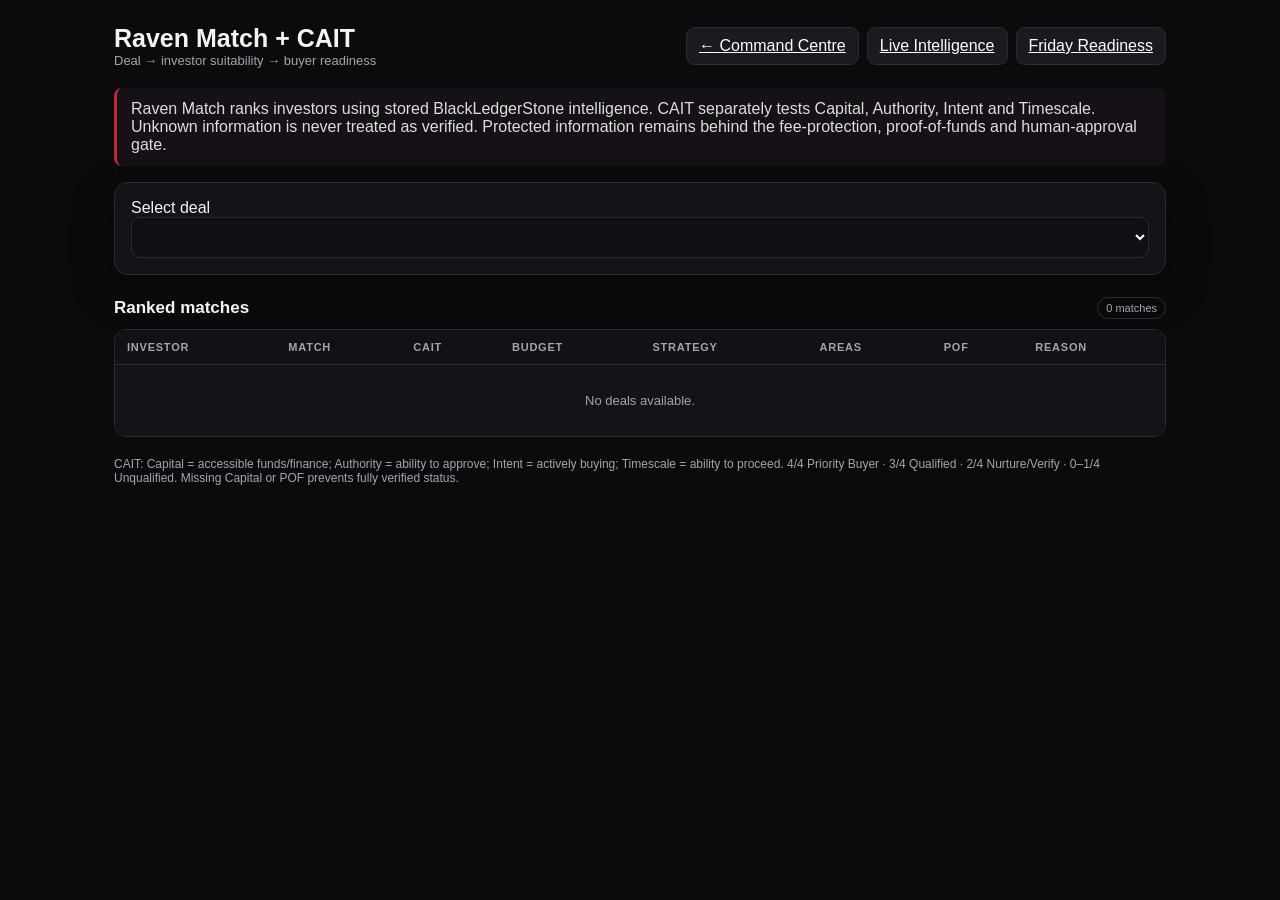
<file: raven-match.html>
<!doctype html><html lang="en"><head><meta charset="utf-8"><meta name="viewport" content="width=device-width,initial-scale=1"><meta name="theme-color" content="#7d1117"><title>BlackLedgerStone Raven Match</title><link rel="stylesheet" href="./styles.css"><link rel="icon" href="./raven-192.png"></head><body><main class="main" style="max-width:1100px;margin:auto"><div class="topbar"><div><h2>Raven Match + CAIT</h2><div class="subtle">Deal → investor suitability → buyer readiness</div></div><div class="top-actions"><a class="btn" href="./index.html">← Command Centre</a><a class="btn" href="./live-intelligence.html">Live Intelligence</a><a class="btn" href="./friday-readiness.html">Friday Readiness</a></div></div><div class="notice">Raven Match ranks investors using stored BlackLedgerStone intelligence. CAIT separately tests Capital, Authority, Intent and Timescale. Unknown information is never treated as verified. Protected information remains behind the fee-protection, proof-of-funds and human-approval gate.</div><div class="card" style="margin-top:16px"><label>Select deal<select class="select" id="deal"></select></label></div><div class="section-title"><h3>Ranked matches</h3><span class="badge" id="count"></span></div><div class="table-wrap"><table><thead><tr><th>Investor</th><th>Match</th><th>CAIT</th><th>Budget</th><th>Strategy</th><th>Areas</th><th>POF</th><th>Reason</th></tr></thead><tbody id="rows"></tbody></table></div><div class="footer-note">CAIT: Capital = accessible funds/finance; Authority = ability to approve; Intent = actively buying; Timescale = ability to proceed. 4/4 Priority Buyer · 3/4 Qualified · 2/4 Nurture/Verify · 0–1/4 Unqualified. Missing Capital or POF prevents fully verified status.</div></main><script>const KEY='blackledgerstone-master-v2-1-intel';const E=s=>document.querySelector(s);const money=v=>new Intl.NumberFormat('en-GB',{style:'currency',currency:'GBP',maximumFractionDigits:0}).format(Number(v||0));function db(){try{return JSON.parse(localStorage.getItem(KEY)||'{}')}catch{return {}}}function esc(v=''){return String(v).replace(/[&<>"']/g,m=>({'&':'&amp;','<':'&lt;','>':'&gt;','"':'&quot;',"'":'&#39;'}[m]))}function words(s=''){return String(s).toLowerCase().split(/[^a-z0-9]+/).filter(x=>x.length>2)}function overlap(a,b){const A=new Set(words(a)),B=new Set(words(b));return [...A].filter(x=>B.has(x)).length}function yes(v){return ['yes','verified','confirmed','active','ready','immediate','approved'].includes(String(v||'').toLowerCase())}function cait(i){const capital=yes(i.capital)||i.pof==='Verified'||Number(i.cashAvailable||0)>0;const authority=yes(i.authority);const intent=yes(i.intent)||String(i.status||'').toLowerCase()==='active';const timescale=yes(i.timescale)||/immediate|days|week|30/i.test(String(i.timescale||''));const n=[capital,authority,intent,timescale].filter(Boolean).length;const label=n===4?'Priority Buyer':n===3?'Qualified':n===2?'Nurture / Verify':'Unqualified';return{n,label,capital,authority,intent,timescale}}function score(d,i){let s=20,reasons=[];const p=Number(d.price||0),min=Number(i.minBudget||0),max=Number(i.maxBudget||0);if(p&&max&&p<=max&&(!min||p>=min)){s+=30;reasons.push('budget fits')}else if(p&&max&&p>max){s-=25;reasons.push('over stated budget')}else reasons.push('budget incomplete');const geo=overlap((d.location||'')+' '+(d.notes||''),i.areas||'');if(geo){s+=25;reasons.push('area match')}else reasons.push('area not confirmed');const strat=overlap((d.assetType||'')+' '+(d.name||'')+' '+(d.notes||''),i.strategy||'');if(strat){s+=20;reasons.push('strategy match')}else reasons.push('strategy needs review');if(i.pof==='Verified'){s+=15;reasons.push('POF verified')}else if(i.pof==='Requested'){s+=5;reasons.push('POF requested')}else reasons.push('POF unknown');const c=cait(i);s+=c.n*2;return{score:Math.max(0,Math.min(100,s)),reasons:reasons.join(' · '),c}}function render(){const x=db(),deals=x.deals||[],investors=x.investors||[];const current=deals.find(d=>d.id===E('#deal').value)||deals[0];E('#deal').innerHTML=deals.map(d=>'<option value="'+esc(d.id)+'" '+(current&&current.id===d.id?'selected':'')+'>'+esc(d.name)+'</option>').join('');if(!current){E('#rows').innerHTML='<tr><td colspan="8" class="empty">No deals available.</td></tr>';E('#count').textContent='0 matches';return}const ranked=investors.map(i=>({i,...score(current,i)})).sort((a,b)=>b.score-a.score);E('#count').textContent=ranked.length+' investors';E('#rows').innerHTML=ranked.length?ranked.map(r=>'<tr><td><b>'+esc(r.i.name)+'</b><br><span class="subtle">'+esc(r.i.company||'')+'</span></td><td><span class="badge '+(r.score>=70?'good':r.score>=45?'high':'bad')+'">'+r.score+'/100</span></td><td><b>'+r.c.n+'/4</b><br><span class="subtle">'+esc(r.c.label)+'</span></td><td>'+money(r.i.minBudget)+' – '+money(r.i.maxBudget)+'</td><td>'+esc(r.i.strategy||'Any')+'</td><td>'+esc(r.i.areas||'')+'</td><td>'+esc(r.i.pof||'Unknown')+'</td><td>'+esc(r.reasons)+'</td></tr>').join(''):'<tr><td colspan="8" class="empty">No investors stored.</td></tr>'}E('#deal').onchange=render;render();</script></body></html>
</file>
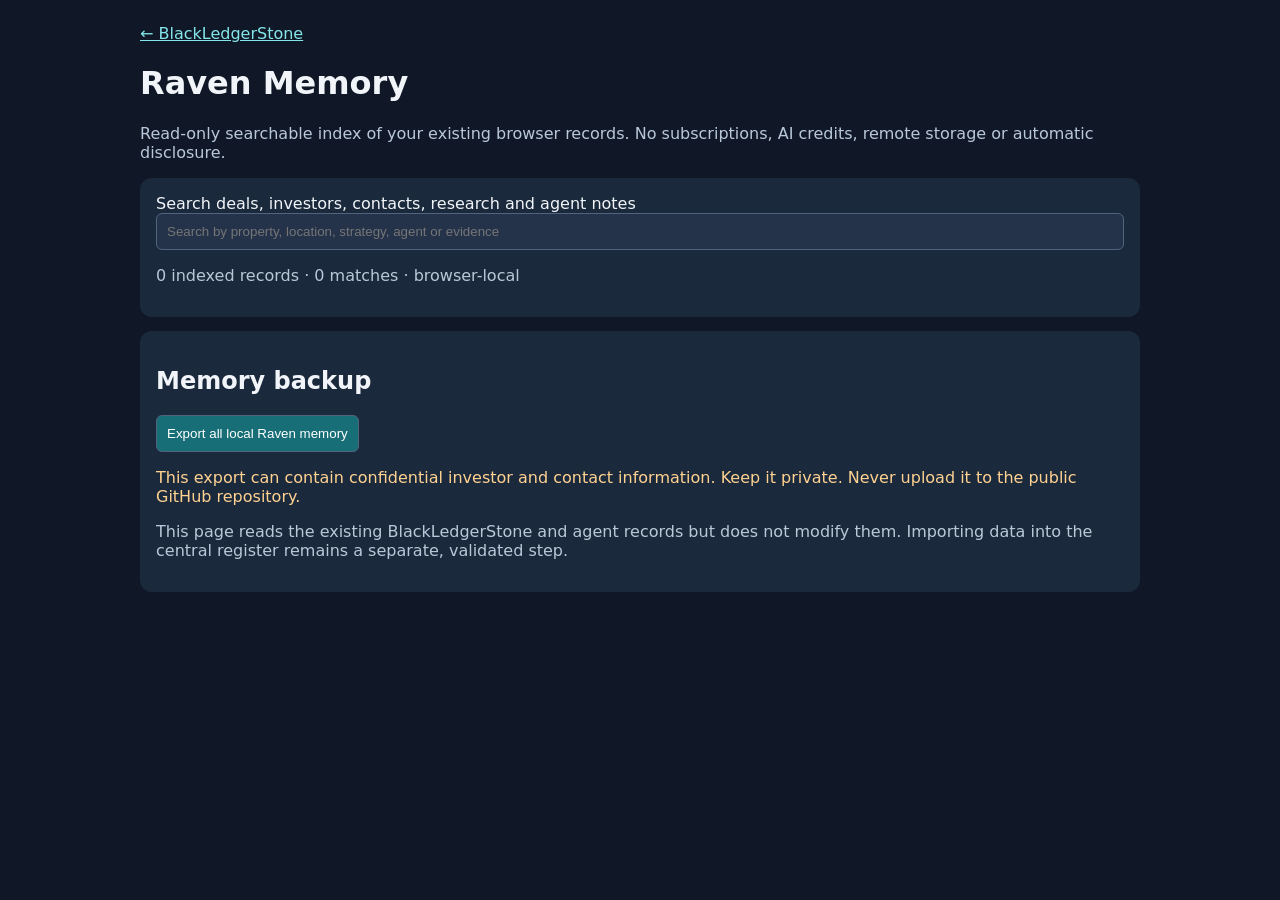
<file: raven-memory.html>
<!doctype html><html lang="en"><head><meta charset="utf-8"><meta name="viewport" content="width=device-width,initial-scale=1"><title>Raven Memory</title><style>body{background:#101827;color:#f1f5f9;font:16px system-ui;margin:0}main{max-width:1000px;margin:auto;padding:24px}a{color:#85e6e9}input,button,textarea{background:#24334a;color:white;border:1px solid #52647d;border-radius:6px;padding:10px}input{width:100%;box-sizing:border-box}button{cursor:pointer;background:#176e77}section{background:#1b293c;border-radius:12px;padding:16px;margin:14px 0}.item{padding:12px;border-bottom:1px solid #43516a}.muted{color:#b9c8d9}.warning{color:#ffd291}</style></head><body><main><a href="./index.html">← BlackLedgerStone</a><h1>Raven Memory</h1><p class="muted">Read-only searchable index of your existing browser records. No subscriptions, AI credits, remote storage or automatic disclosure.</p><section><label for="q">Search deals, investors, contacts, research and agent notes</label><input id="q" placeholder="Search by property, location, strategy, agent or evidence"><p id="stats" class="muted"></p><div id="results"></div></section><section><h2>Memory backup</h2><button id="export">Export all local Raven memory</button><p class="warning">This export can contain confidential investor and contact information. Keep it private. Never upload it to the public GitHub repository.</p><p class="muted">This page reads the existing BlackLedgerStone and agent records but does not modify them. Importing data into the central register remains a separate, validated step.</p></section></main><script>const KEYS=['blackledgerstone-master-v2-1-intel','bls_raven_agents_v1'];const $=id=>document.getElementById(id);function safe(key){try{return JSON.parse(localStorage.getItem(key)||'null')}catch{return null}}function records(){const db=safe(KEYS[0])||{},agents=safe(KEYS[1])||[];let out=[];for(const type of ['deals','investors','contacts','research','tasks','notes']){const items=Array.isArray(db[type])?db[type]:[];for(const x of items)out.push({type,record:x})}for(const x of Array.isArray(agents)?agents:[])out.push({type:'agents',record:x});return out}function render(){const all=records(),q=$('q').value.trim().toLowerCase(),hits=all.filter(x=>JSON.stringify(x.record).toLowerCase().includes(q));$('stats').textContent=all.length+' indexed records · '+hits.length+' matches · browser-local';const parent=$('results');parent.replaceChildren();for(const x of hits.slice(0,150)){const d=document.createElement('div');d.className='item';const title=document.createElement('strong');title.textContent=(x.record.name||x.record.agent||x.record.query||x.record.title||x.record.id||'Record')+' · '+x.type;const p=document.createElement('p');p.className='muted';p.textContent=[x.record.location,x.record.area,x.record.strategy,x.record.status,x.record.notes,x.record.source].filter(Boolean).join(' | ').slice(0,650);d.append(title,p);parent.append(d)}if(hits.length>150){const p=document.createElement('p');p.textContent='Showing first 150 matches; narrow your search.';parent.append(p)}}$('q').addEventListener('input',render);$('export').onclick=()=>{const payload={schema:'raven-memory-export-v1',exportedAt:new Date().toISOString(),stores:Object.fromEntries(KEYS.map(k=>[k,safe(k)]))};const blob=new Blob([JSON.stringify(payload,null,2)],{type:'application/json'}),url=URL.createObjectURL(blob),a=document.createElement('a');a.href=url;a.download='Raven_Private_Memory_'+new Date().toISOString().slice(0,10)+'.json';a.click();setTimeout(()=>URL.revokeObjectURL(url),1000)};render();</script></body></html>
</file>
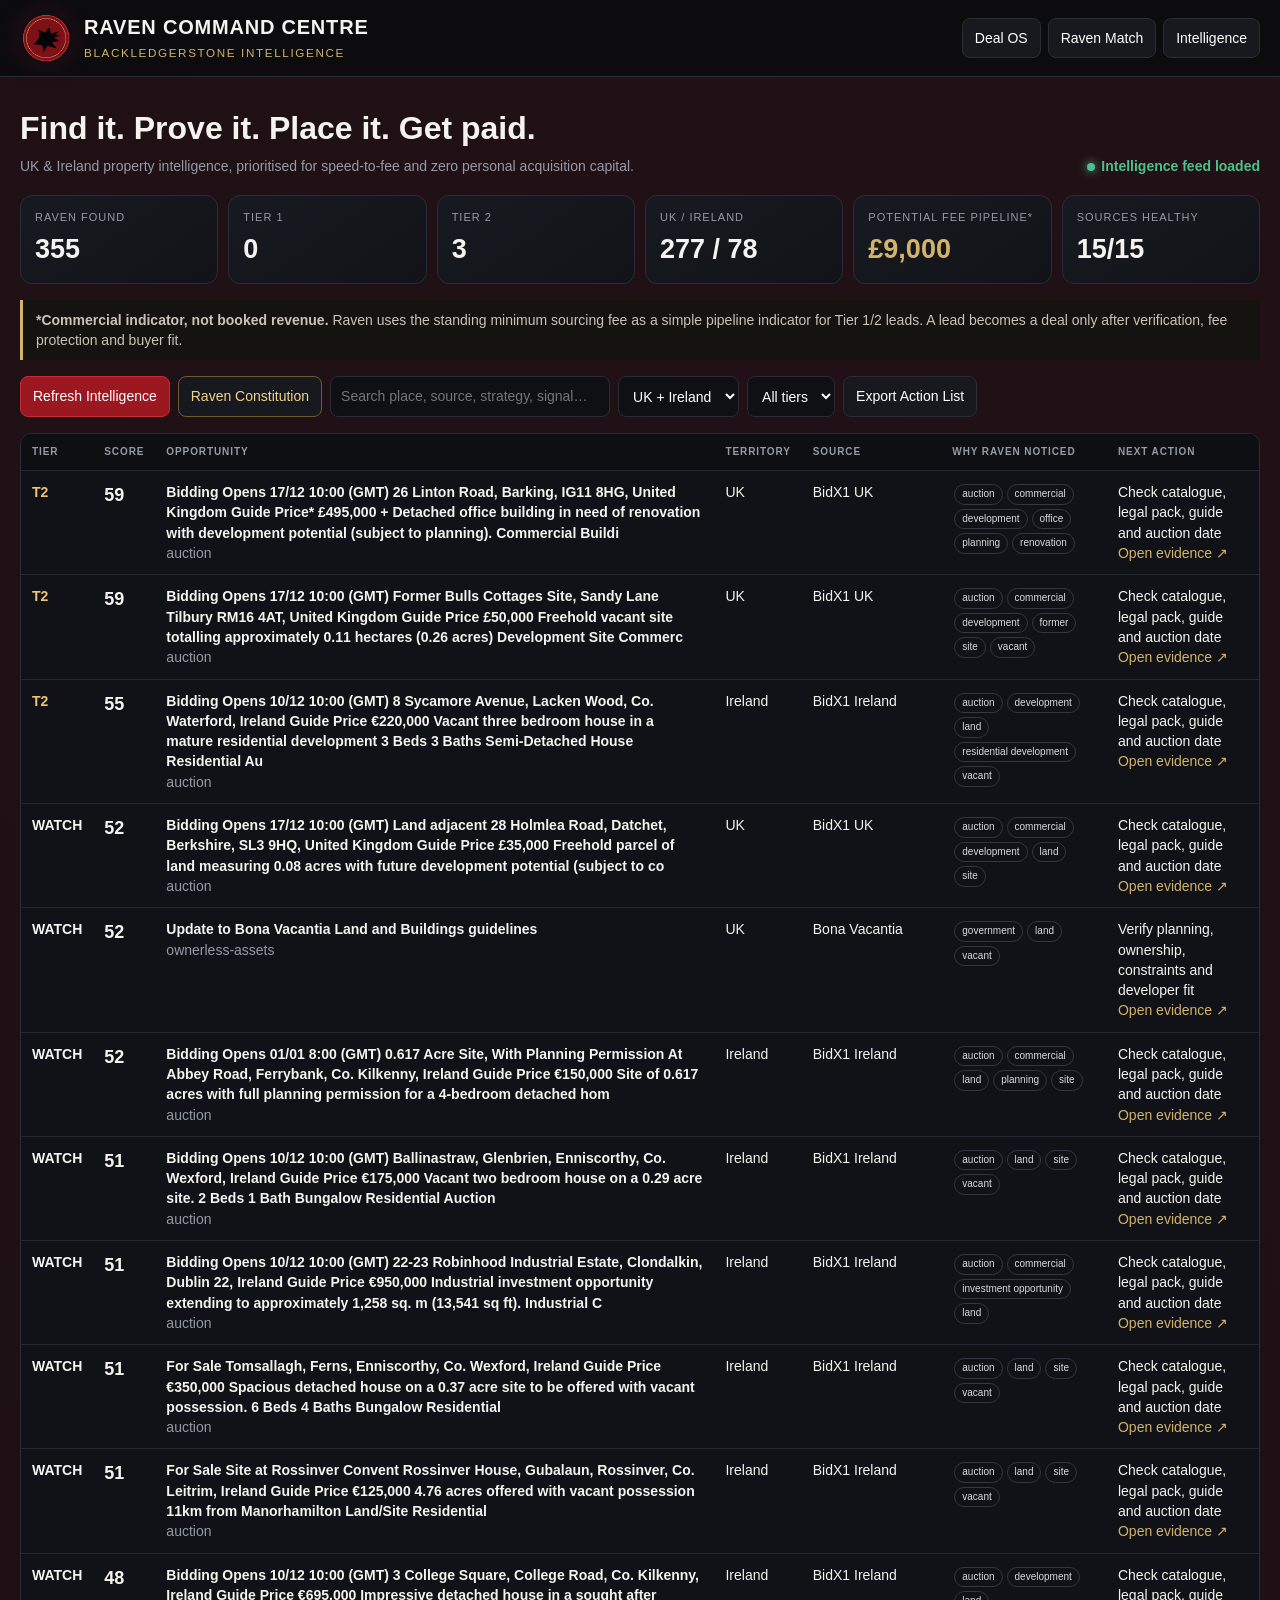
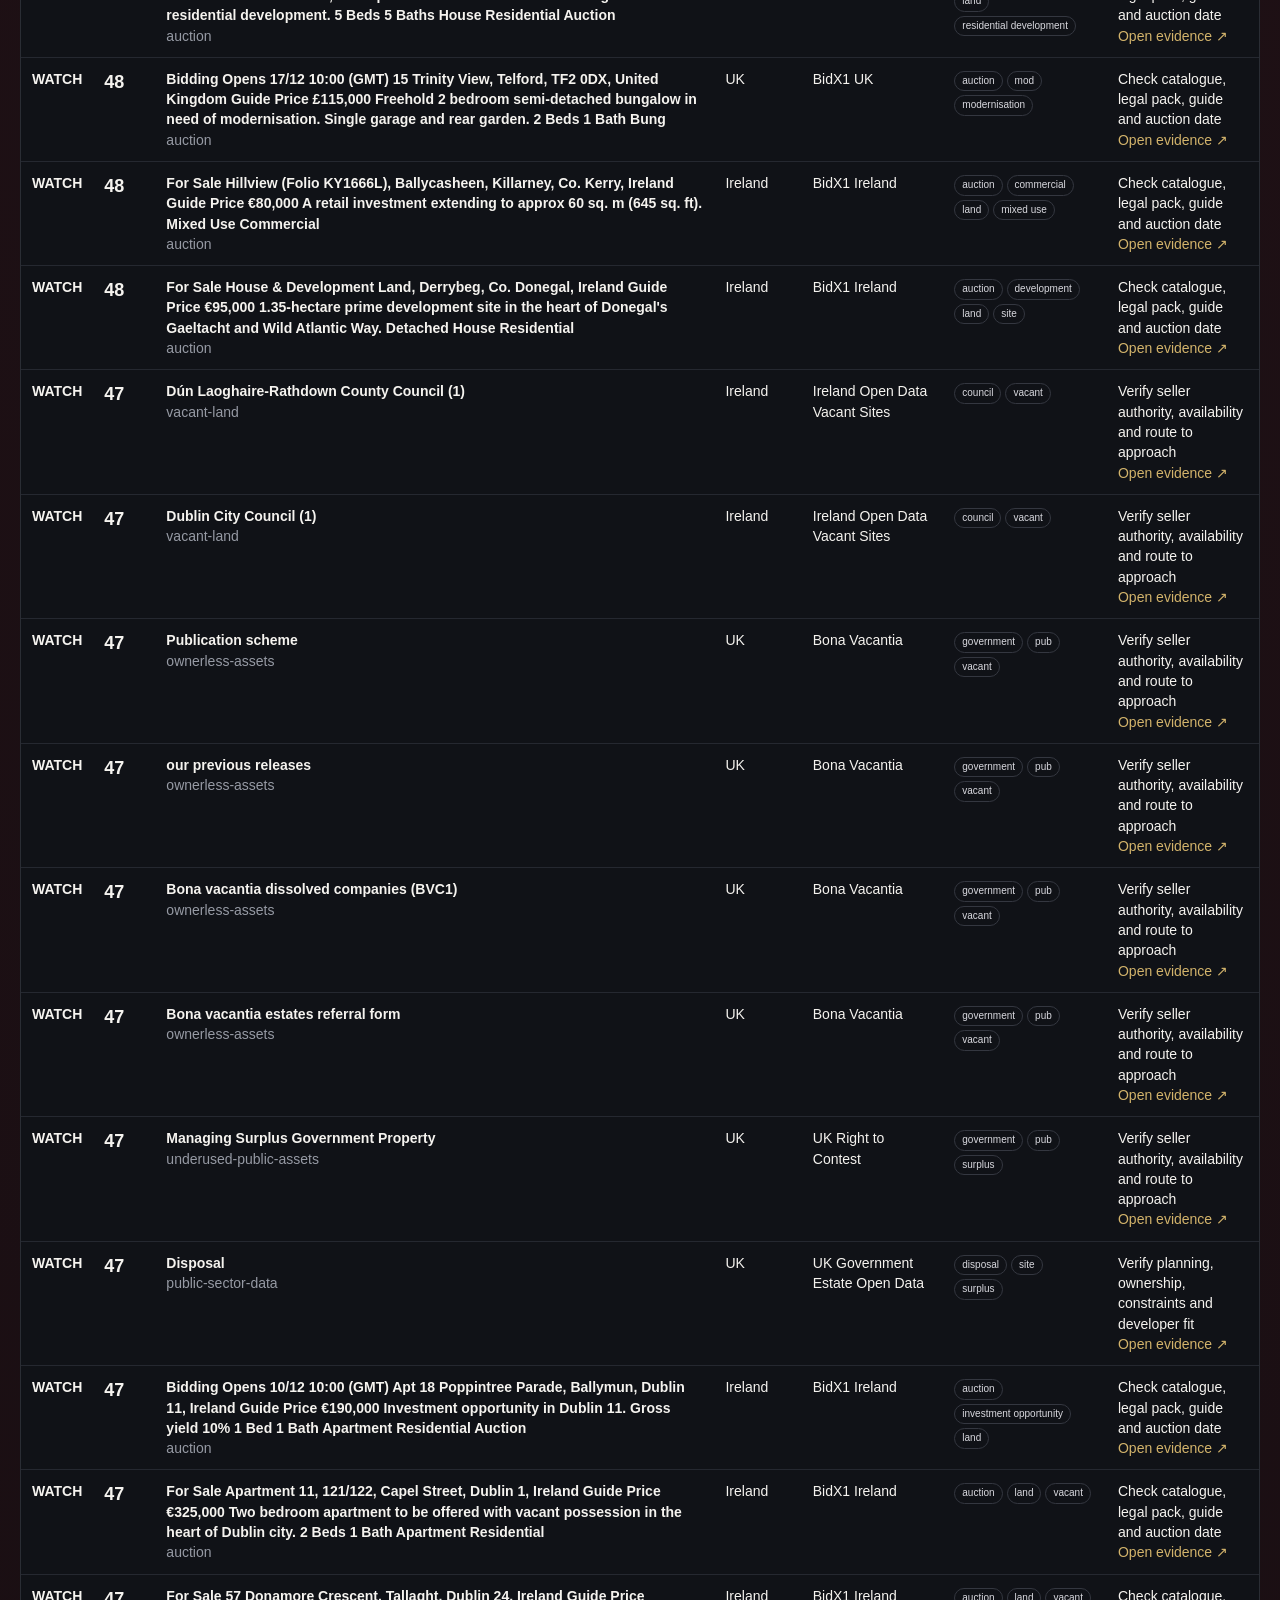
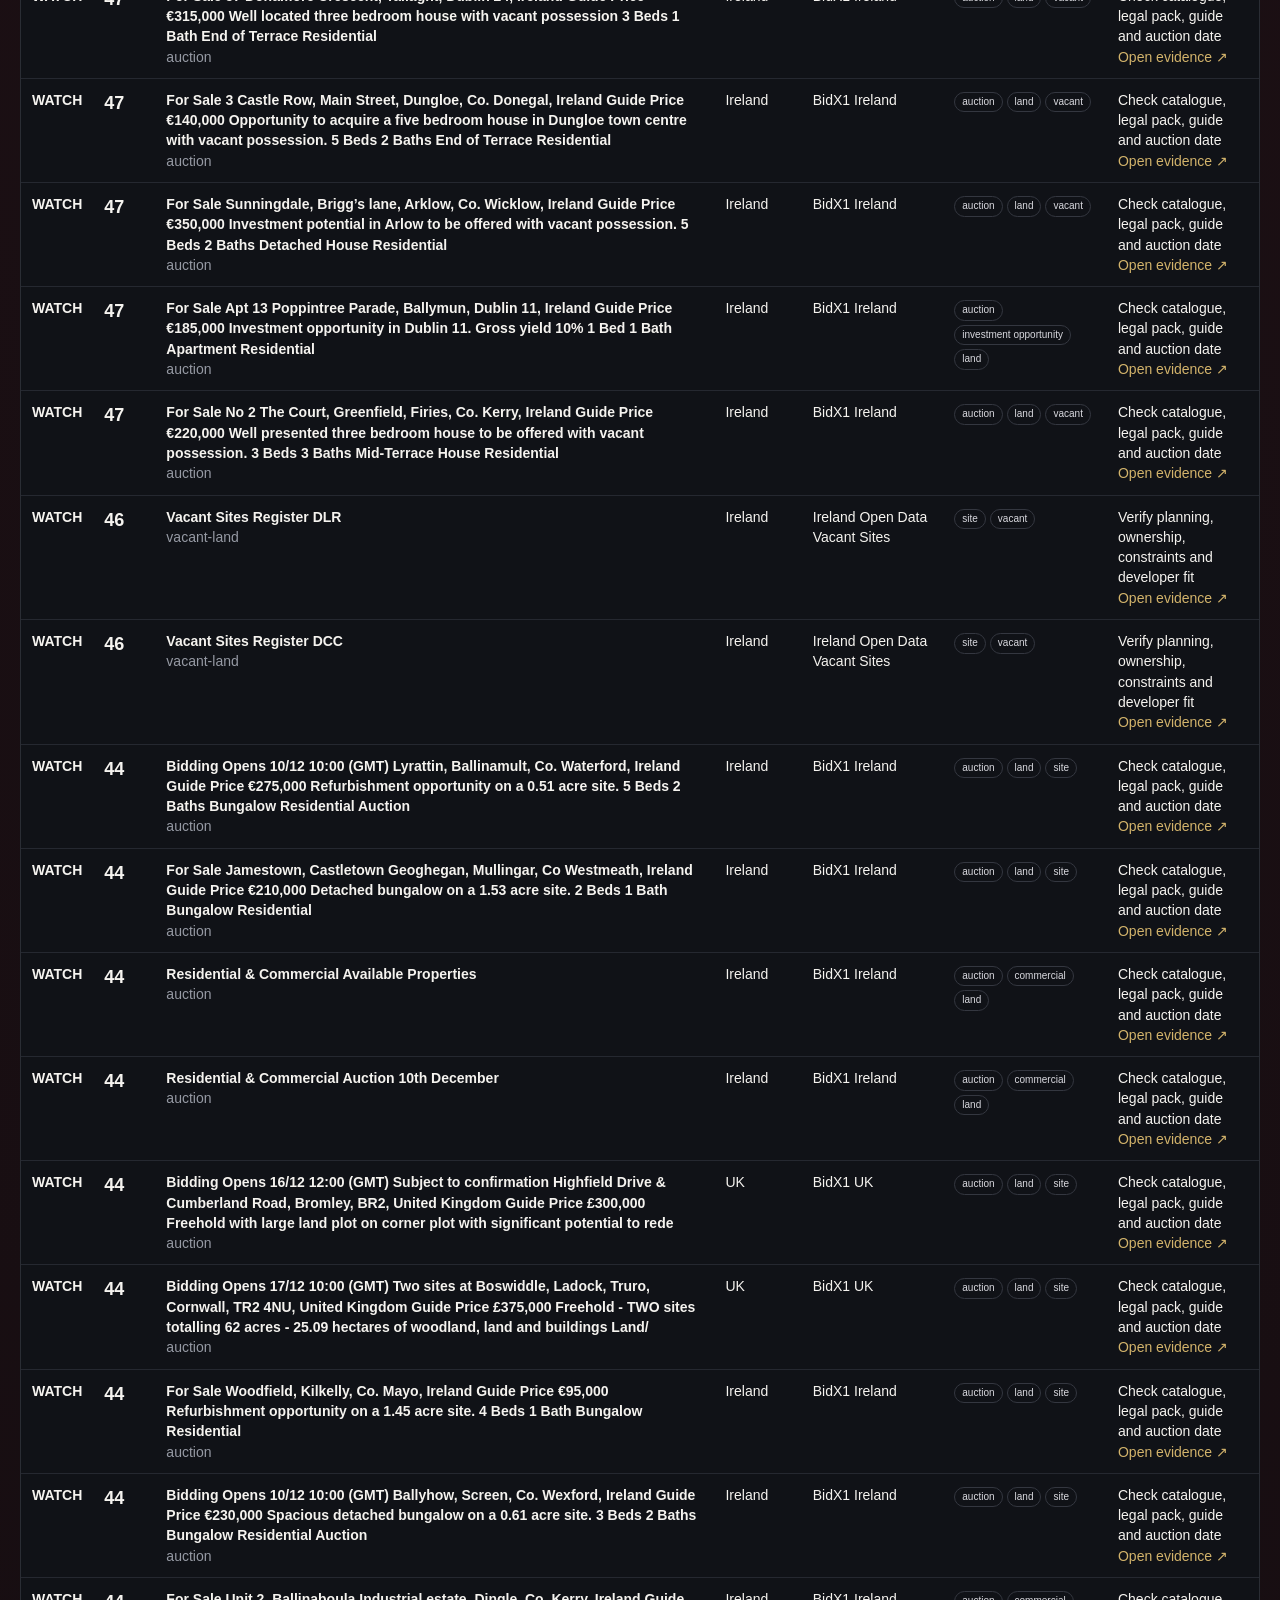
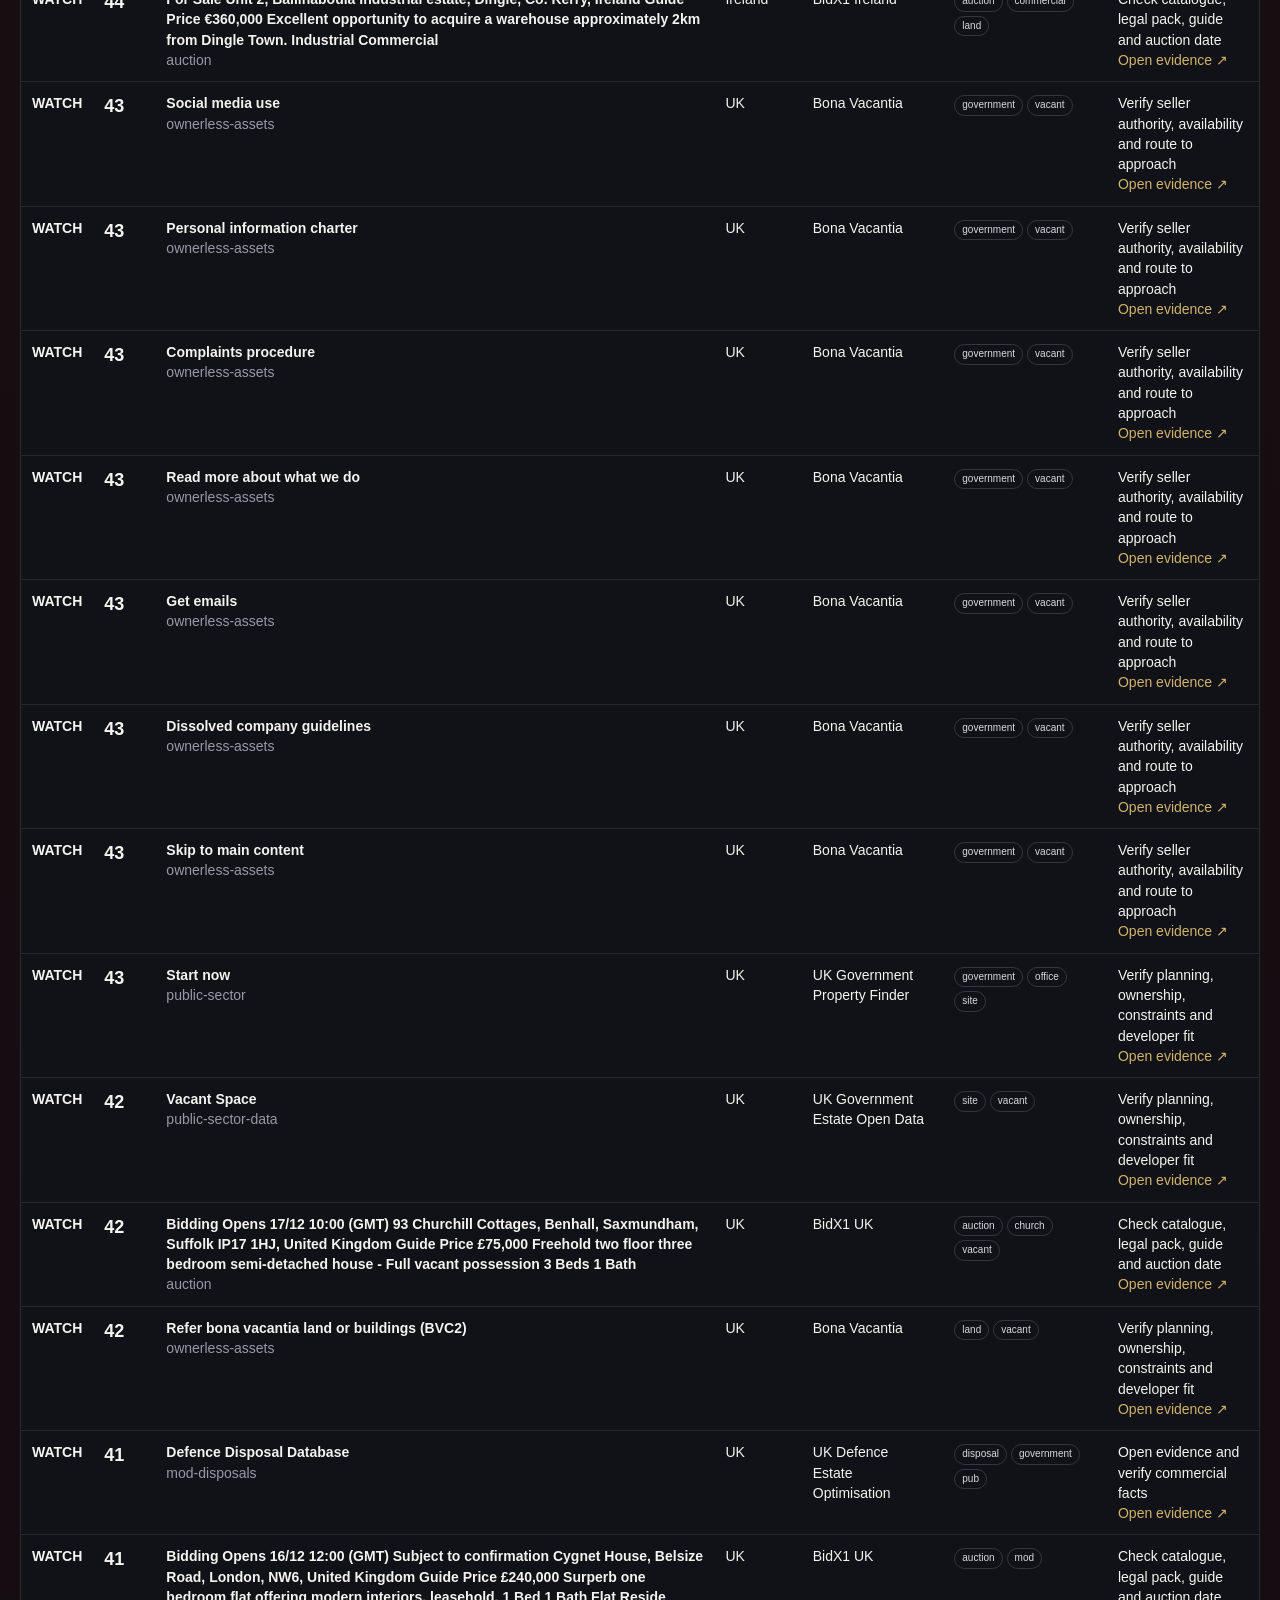
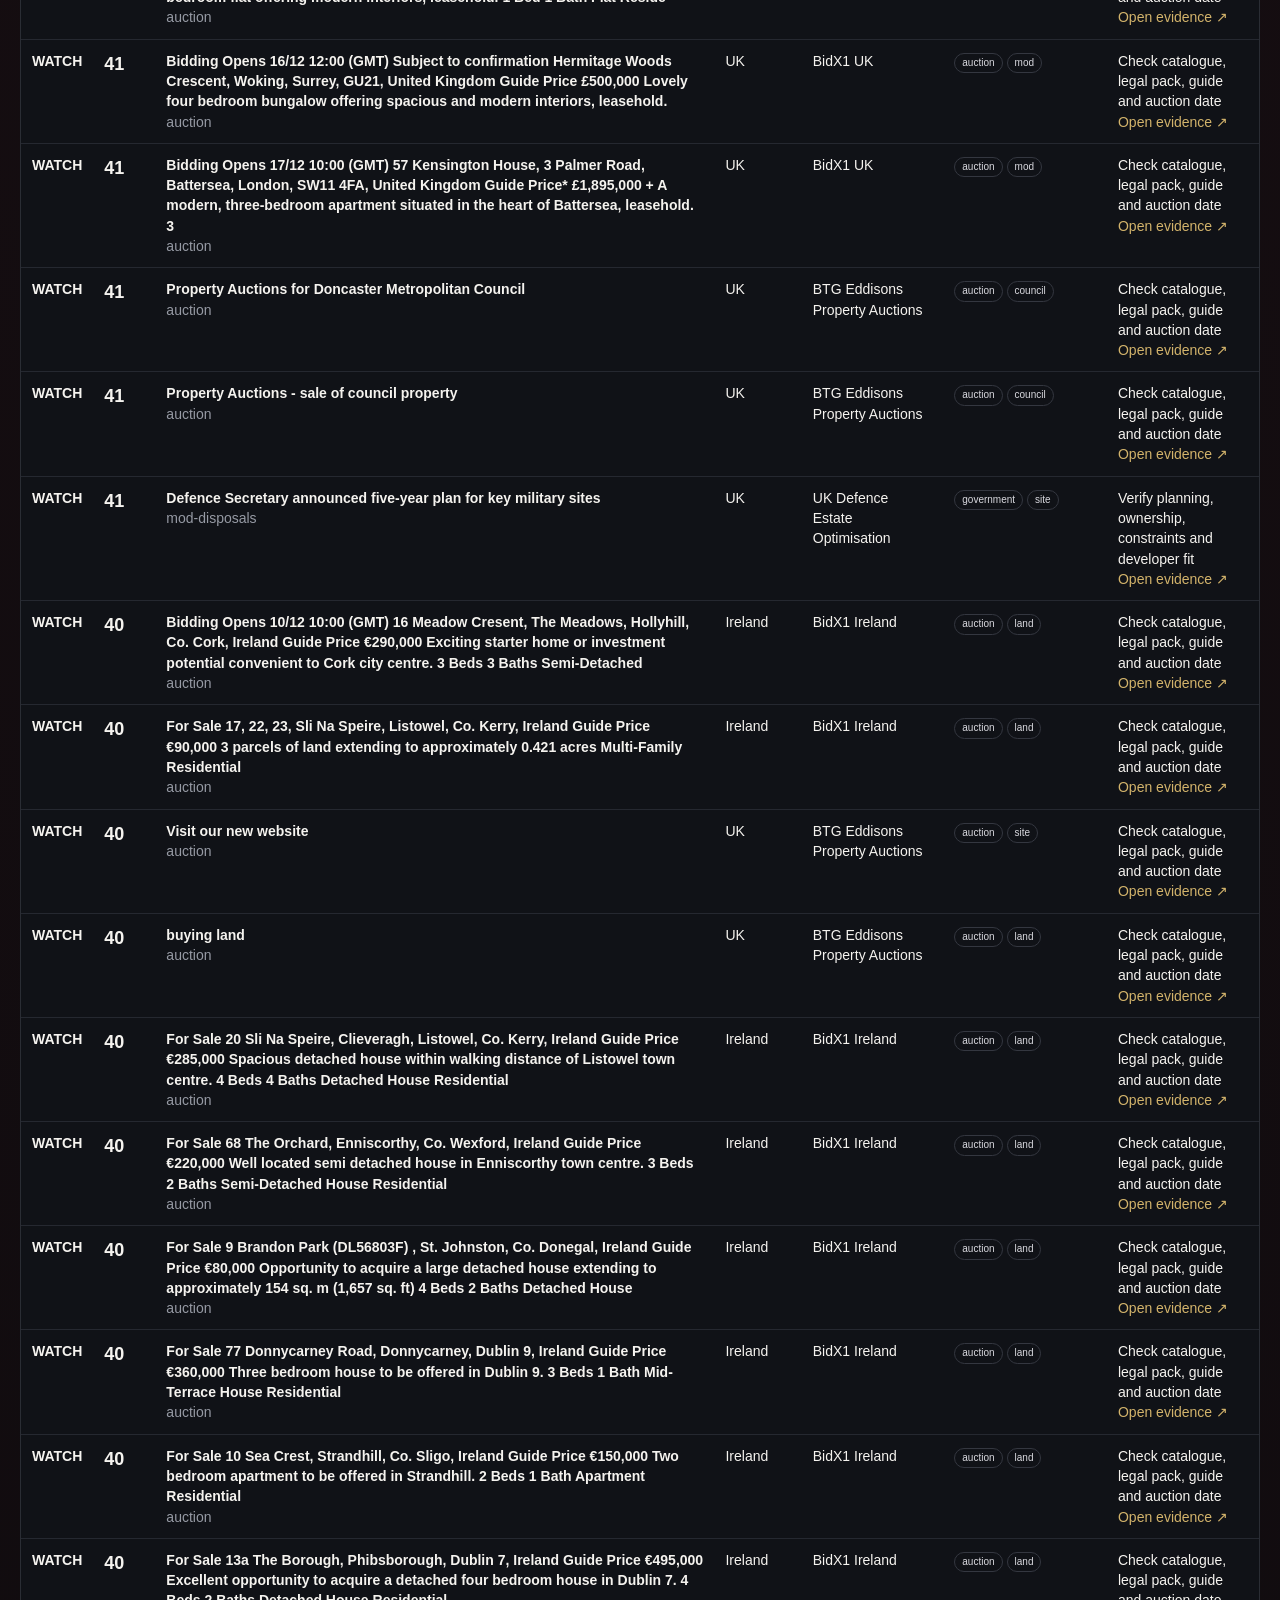
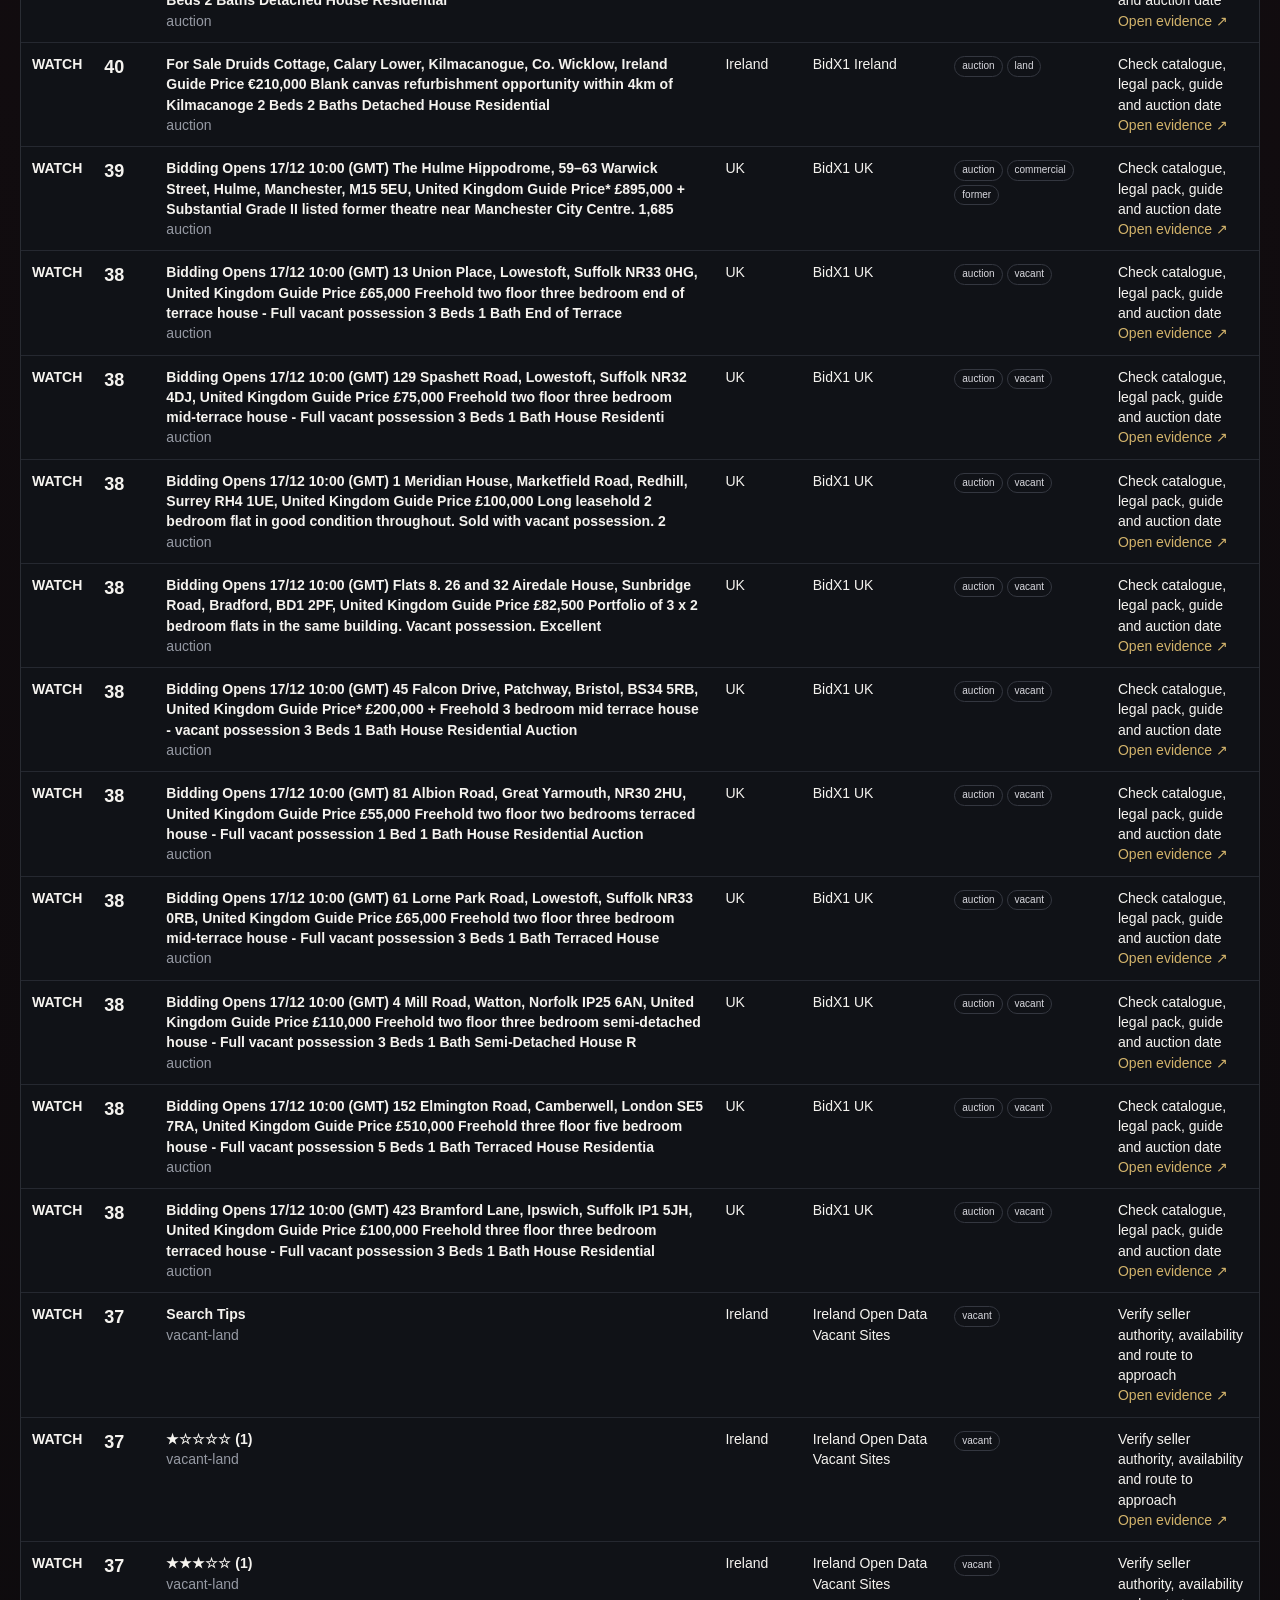
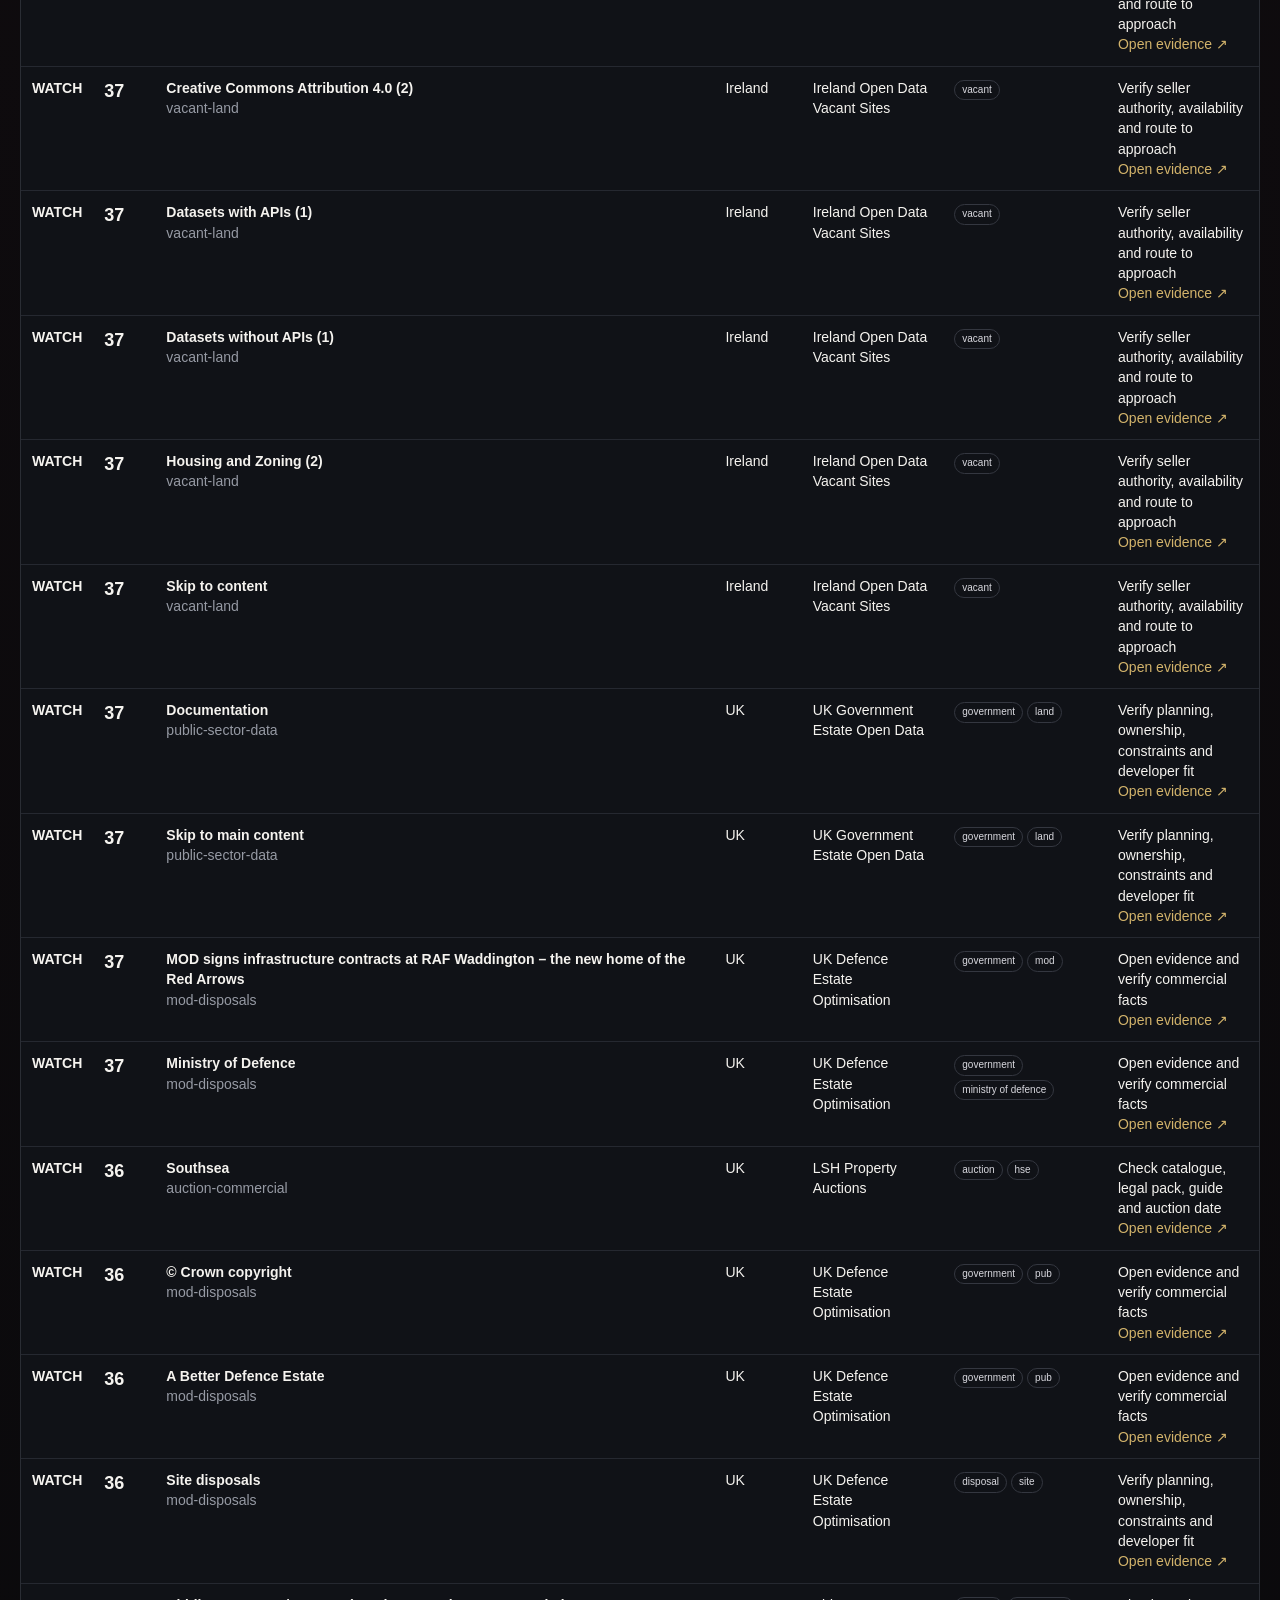
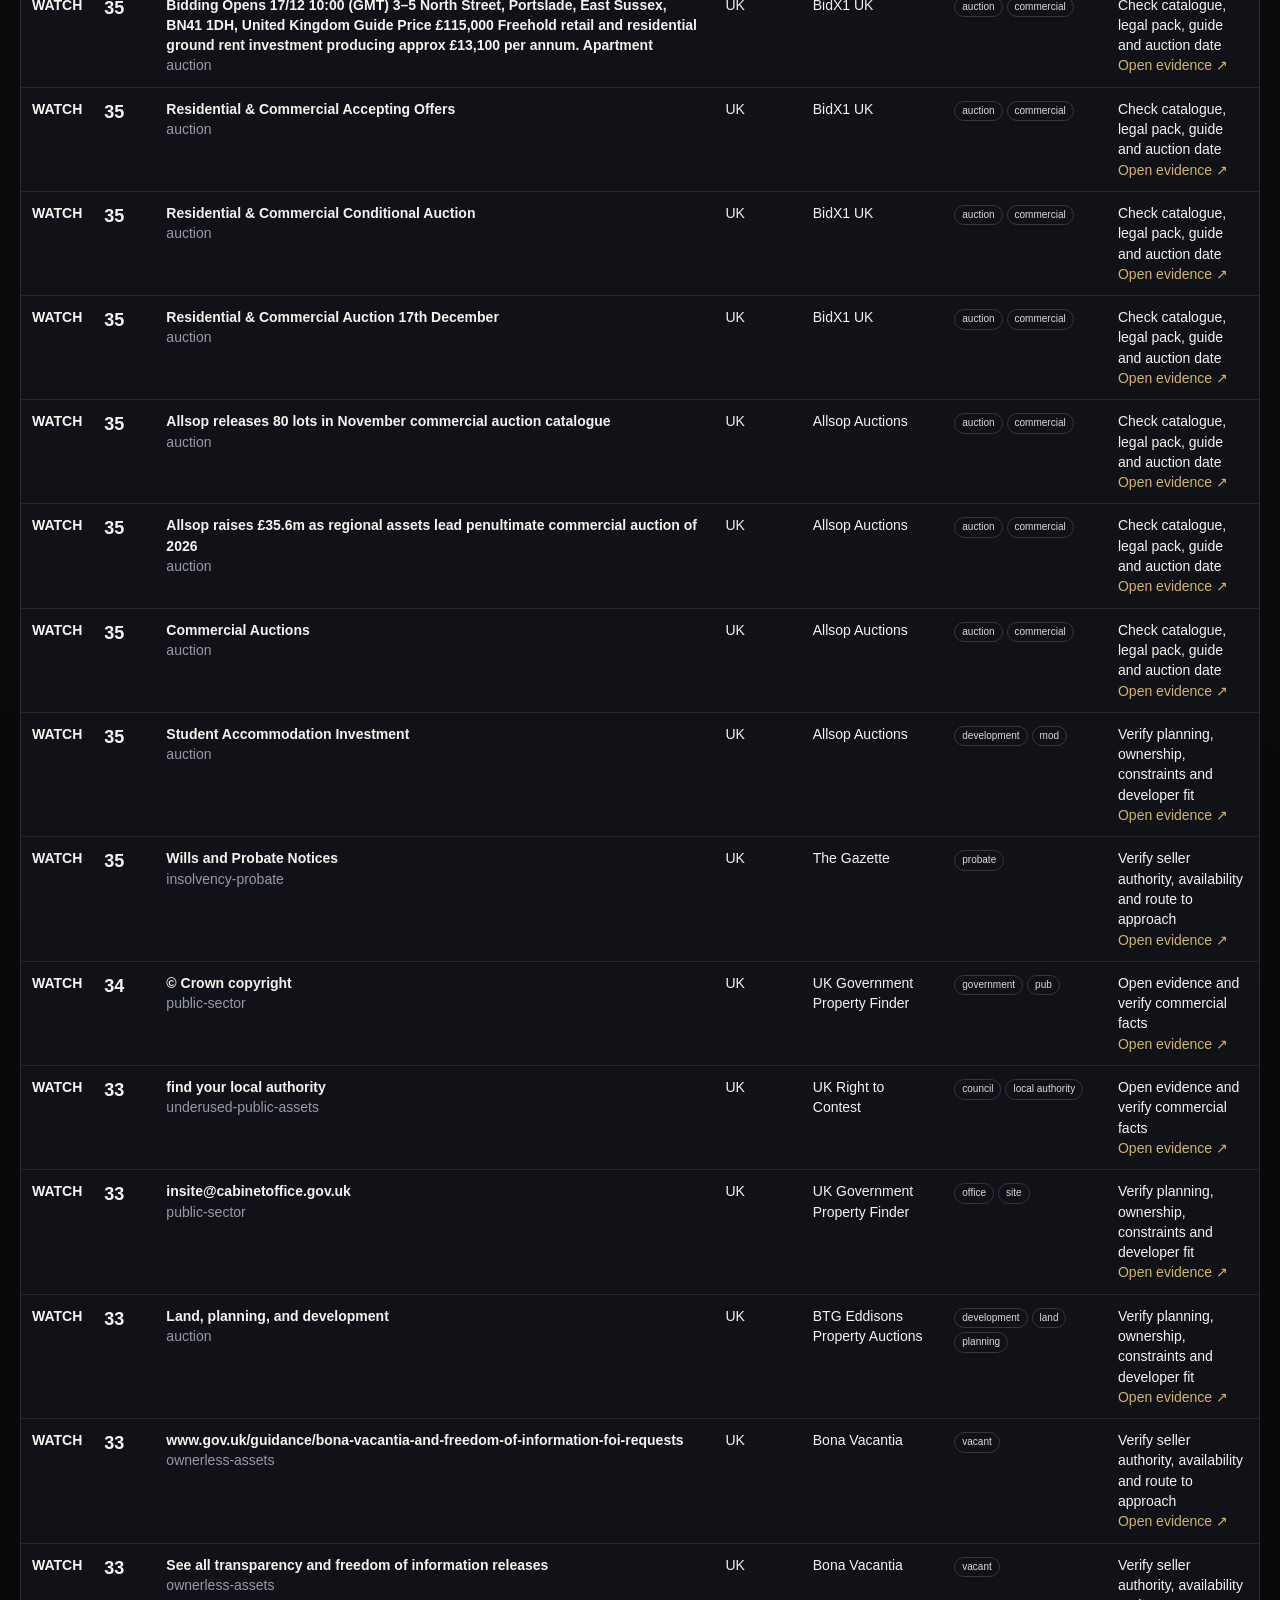
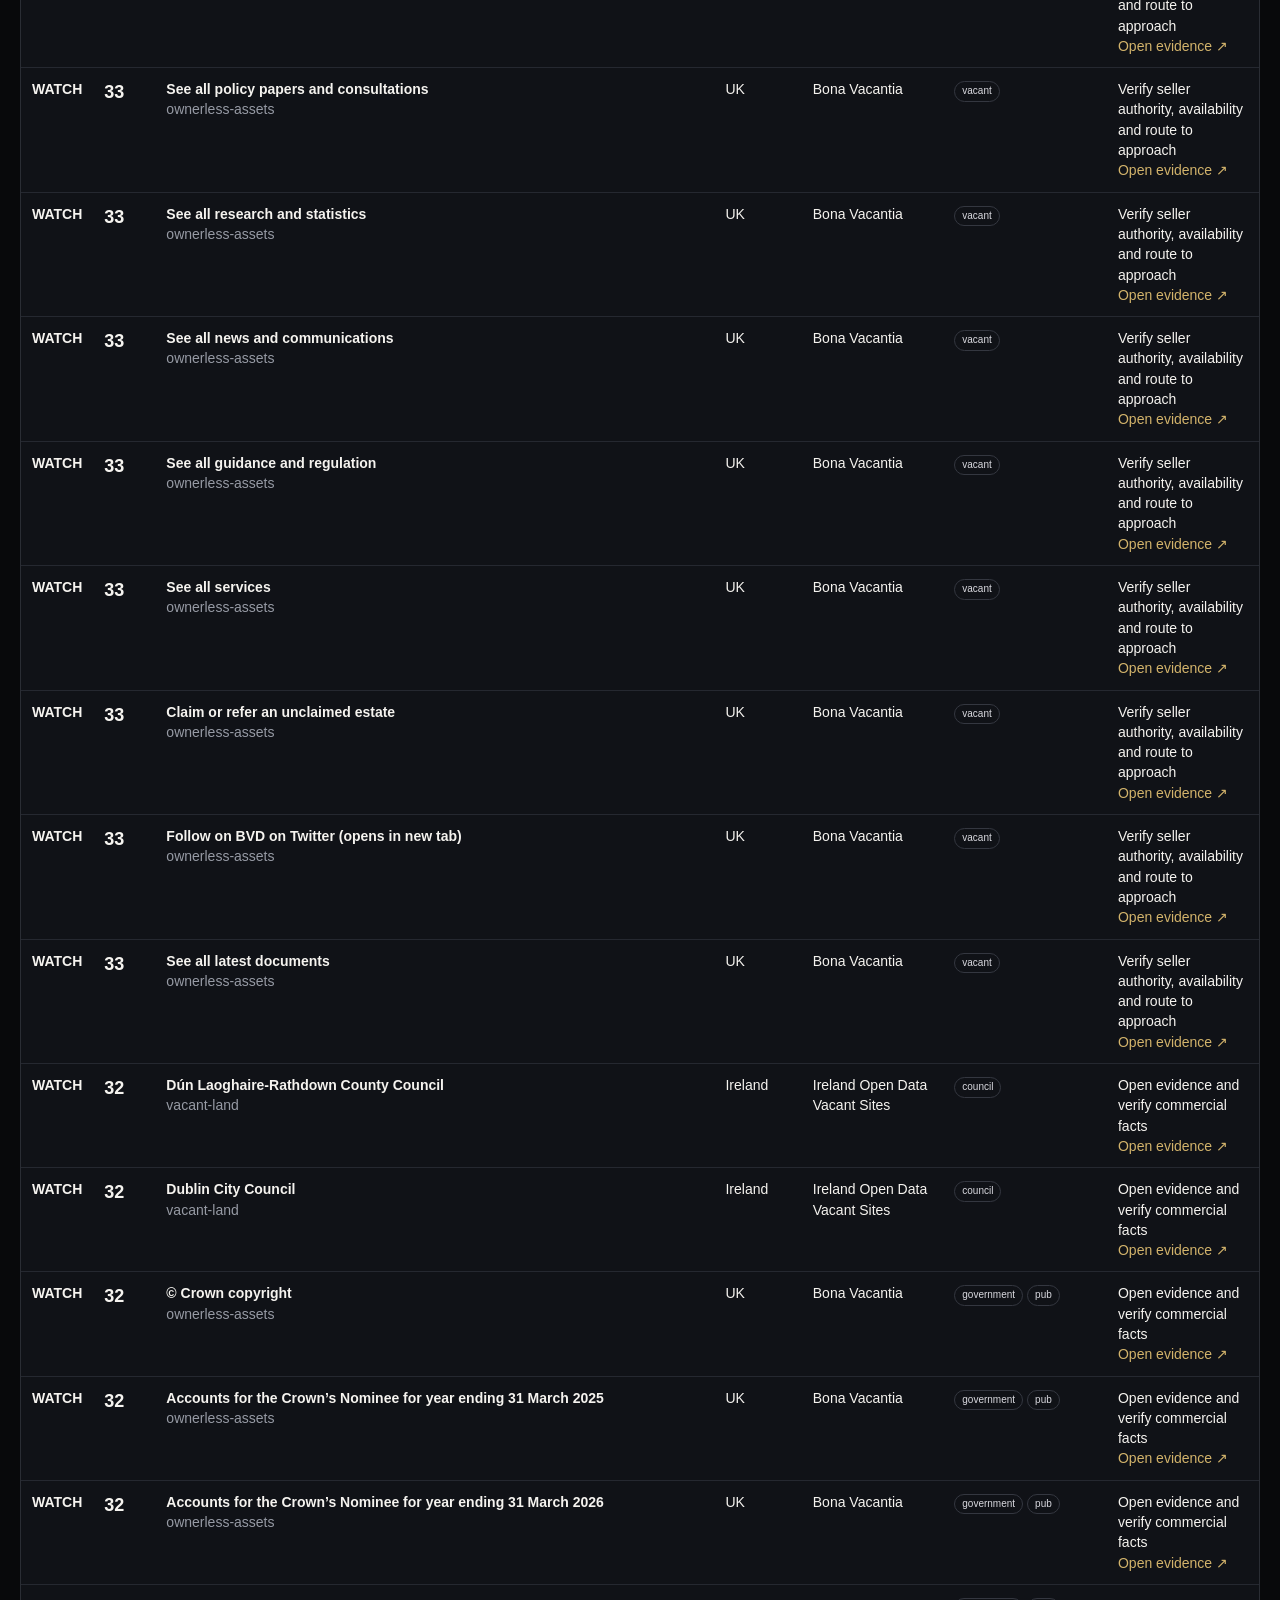
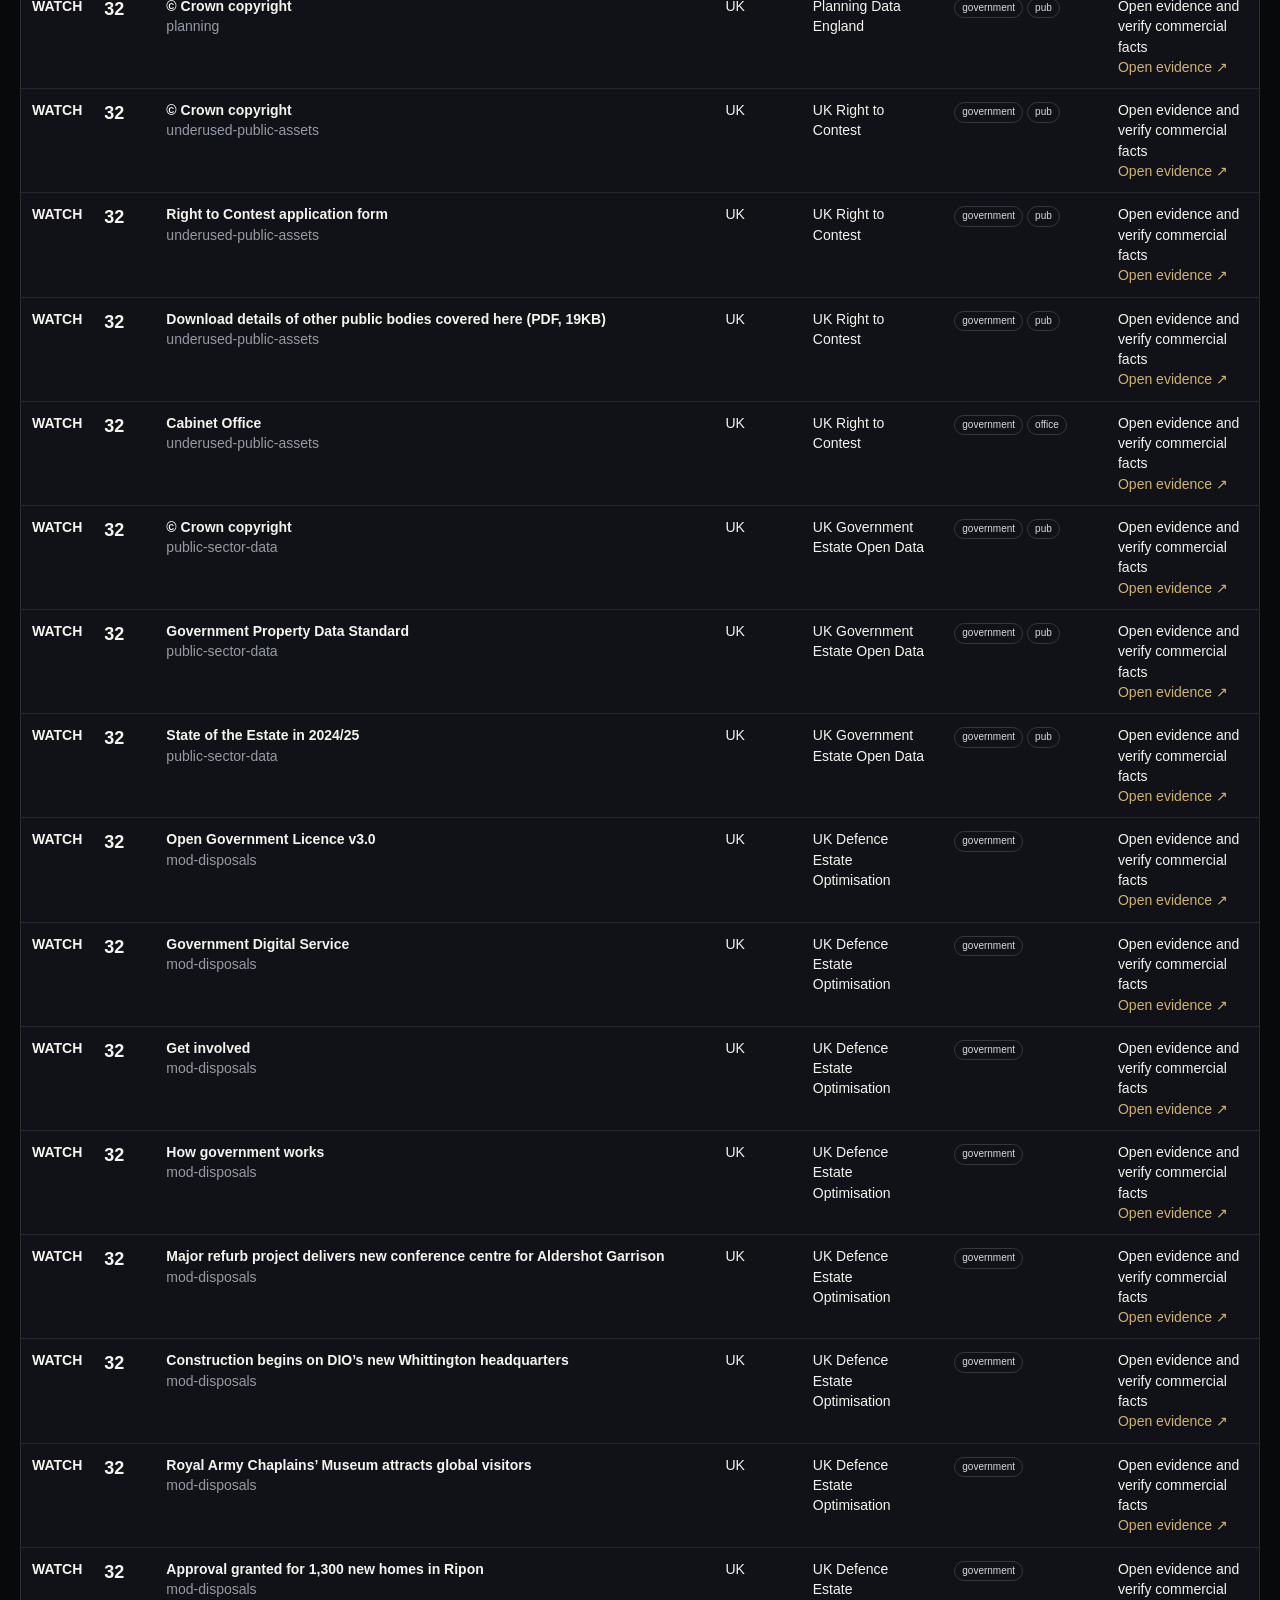
<file: raven-scout.html>
<!doctype html><html lang="en"><head><meta charset="utf-8"><meta name="viewport" content="width=device-width,initial-scale=1"><meta name="theme-color" content="#09090b"><title>Raven Command Centre</title><link rel="icon" href="./raven-192.png"><link rel="manifest" href="./manifest.webmanifest"><style>:root{--bg:#08090b;--panel:#111318;--panel2:#171a20;--line:#2a2d34;--text:#f5f3ef;--muted:#969aa4;--red:#9b1821;--gold:#d2b36b;--green:#4fc08d;--amber:#e5ad55}*{box-sizing:border-box}body{margin:0;background:radial-gradient(circle at 80% 0,#211116 0,transparent 32%),var(--bg);color:var(--text);font:14px/1.45 Segoe UI,Arial,sans-serif}header{position:sticky;top:0;z-index:5;background:#0b0c0feF;backdrop-filter:blur(12px);border-bottom:1px solid var(--line);padding:12px 20px;display:flex;align-items:center;justify-content:space-between}.brand{display:flex;gap:12px;align-items:center}.brand img{width:52px;height:52px;border-radius:50%;box-shadow:0 0 24px #8f182544}.brand h1{margin:0;font-size:20px;letter-spacing:.04em}.brand small{color:var(--gold);text-transform:uppercase;letter-spacing:.14em}.nav{display:flex;gap:7px;flex-wrap:wrap}button,input,select{font:inherit}button{background:#17191f;color:white;border:1px solid var(--line);border-radius:8px;padding:9px 12px;cursor:pointer}.primary{background:var(--red);border-color:#c22b35}.gold{border-color:#6d5a31;color:#f0d38e}main{max-width:1400px;margin:auto;padding:20px}.hero{display:flex;justify-content:space-between;gap:20px;align-items:end;margin:8px 0 18px}.hero h2{font-size:32px;margin:0 0 5px}.hero p{margin:0;color:var(--muted)}.status{color:var(--green);font-weight:700}.grid{display:grid;grid-template-columns:repeat(6,1fr);gap:10px}.card{background:linear-gradient(145deg,var(--panel2),var(--panel));border:1px solid var(--line);border-radius:12px;padding:14px}.metric{font-size:27px;font-weight:850;margin-top:4px}.metric.goldtext{color:var(--gold)}.label{color:var(--muted);font-size:11px;text-transform:uppercase;letter-spacing:.09em}.toolbar{display:flex;gap:8px;flex-wrap:wrap;margin:16px 0}input,select{background:#0e1014;color:white;border:1px solid var(--line);border-radius:8px;padding:9px 10px}input{min-width:280px}.table{overflow:auto;border:1px solid var(--line);border-radius:12px}table{border-collapse:collapse;width:100%;min-width:1050px;background:#101217}th,td{padding:11px;border-bottom:1px solid #252830;text-align:left;vertical-align:top}th{font-size:10px;text-transform:uppercase;color:var(--muted);letter-spacing:.09em;background:#0d0f13}.score{font-size:18px;font-weight:850}.tier{font-weight:800}.t1{color:#ff9299}.t2{color:#f2c56d}.tag{display:inline-block;border:1px solid #343740;border-radius:999px;padding:2px 7px;margin:2px;color:#d9d9df;font-size:10px}.actions a{color:var(--gold);text-decoration:none}.notice{margin:16px 0;border-left:3px solid var(--gold);background:#15130f;padding:10px 13px;color:#c9c3b7}.muted{color:var(--muted)}.constitution{display:none;grid-template-columns:repeat(3,1fr);gap:10px;margin:14px 0}.constitution.open{display:grid}.pulse{width:8px;height:8px;border-radius:50%;background:var(--green);display:inline-block;margin-right:6px;box-shadow:0 0 10px var(--green)}@media(max-width:1050px){.grid{grid-template-columns:repeat(3,1fr)}}@media(max-width:650px){header,.hero{align-items:flex-start}.hero{display:block}.grid,.constitution.open{grid-template-columns:1fr 1fr}.nav{display:none}main{padding:12px}.hero h2{font-size:25px}input{min-width:0;width:100%}}@media(max-width:430px){.grid,.constitution.open{grid-template-columns:1fr}}</style></head><body><header><div class="brand"><img src="./raven-192.png" alt="Raven"><div><h1>RAVEN COMMAND CENTRE</h1><small>BlackLedgerStone Intelligence</small></div></div><div class="nav"><button onclick="location.href='index.html'">Deal OS</button><button onclick="location.href='raven-match.html'">Raven Match</button><button onclick="location.href='live-intelligence.html'">Intelligence</button></div></header><main><section class="hero"><div><h2>Find it. Prove it. Place it. Get paid.</h2><p>UK & Ireland property intelligence, prioritised for speed-to-fee and zero personal acquisition capital.</p></div><div class="status"><span class="pulse"></span><span id="systemStatus">Loading intelligence…</span></div></section><section class="grid"><div class="card"><div class="label">Raven Found</div><div class="metric" id="mLeads">0</div></div><div class="card"><div class="label">Tier 1</div><div class="metric" id="mT1">0</div></div><div class="card"><div class="label">Tier 2</div><div class="metric" id="mT2">0</div></div><div class="card"><div class="label">UK / Ireland</div><div class="metric"><span id="mUK">0</span> / <span id="mIE">0</span></div></div><div class="card"><div class="label">Potential Fee Pipeline*</div><div class="metric goldtext" id="mFees">£0</div></div><div class="card"><div class="label">Sources Healthy</div><div class="metric" id="mHealth">0</div></div></section><div class="notice"><b>*Commercial indicator, not booked revenue.</b> Raven uses the standing minimum sourcing fee as a simple pipeline indicator for Tier 1/2 leads. A lead becomes a deal only after verification, fee protection and buyer fit.</div><div class="toolbar"><button class="primary" id="refresh">Refresh Intelligence</button><button class="gold" id="constitutionBtn">Raven Constitution</button><input id="q" placeholder="Search place, source, strategy, signal…"><select id="country"><option value="">UK + Ireland</option><option>UK</option><option>Ireland</option></select><select id="tier"><option value="">All tiers</option><option value="T1">Tier 1</option><option value="T2">Tier 2</option><option value="WATCH">Watch</option></select><button id="export">Export Action List</button></div><section id="constitution" class="constitution"><div class="card"><b>Mission</b><p>Discover opportunities before Kevin supplies them. Prefer transactions that can generate sourcing, introduction or co-sourcing fees without personal acquisition capital.</p></div><div class="card"><b>Priority</b><p>Motivation, public-sector surplus, distress, failed sales, auctions, conversion, planning value, C2/care, land and portfolio signals.</p></div><div class="card"><b>Evidence</b><p>Source and date everything. Never convert an assumption into fact. Verify availability, ownership, title, planning, price, comparables and exit.</p></div><div class="card"><b>Commercial Filter</b><p>Rank speed-to-fee, buyer demand, margin and ease of verification. Reject attractive-looking opportunities with weak commercial evidence.</p></div><div class="card"><b>Protection</b><p>No sensitive deal intelligence or investor introduction is released before appropriate fee protection and human approval.</p></div><div class="card"><b>Learning Loop</b><p>Record why deals win, fail or are rejected. Increase attention to sources and signals that produce real introductions and fees.</p></div></section><div class="table"><table><thead><tr><th>Tier</th><th>Score</th><th>Opportunity</th><th>Territory</th><th>Source</th><th>Why Raven noticed</th><th>Next action</th></tr></thead><tbody id="rows"></tbody></table></div><p class="muted" id="healthText"></p></main><script>let feed={leads:[],health:[],generated:null};const $=s=>document.querySelector(s);const money=n=>new Intl.NumberFormat('en-GB',{style:'currency',currency:'GBP',maximumFractionDigits:0}).format(n);function rank(x){let b=0,s=(x.signals||[]).join(' ').toLowerCase();if(/receiver|administration|probate|vacant|surplus|reduced|auction|repossess/.test(s))b+=8;if(/planning|development|brownfield|conversion|site|land/.test(s))b+=5;if(/government|council|mod|public/.test(s))b+=5;return Math.min(100,(+x.score||0)+b)}function tierFor(n){return n>=70?'T1':n>=55?'T2':'WATCH'}function nextAction(x){let s=(x.signals||[]).join(' ').toLowerCase();if(/auction/.test(s))return 'Check catalogue, legal pack, guide and auction date';if(/planning|development|land|site/.test(s))return 'Verify planning, ownership, constraints and developer fit';if(/receiver|administration|probate|surplus|vacant/.test(s))return 'Verify seller authority, availability and route to approach';return 'Open evidence and verify commercial facts'}async function load(){try{let r=await fetch('./data/leads.json?ts='+Date.now(),{cache:'no-store'});if(!r.ok)throw Error(r.status);feed=await r.json();localStorage.setItem('raven-scout-feed',JSON.stringify(feed))}catch(e){try{feed=JSON.parse(localStorage.getItem('raven-scout-feed')||'{"leads":[],"health":[]}')}catch{feed={leads:[],health:[]}}}render()}function esc(s=''){return String(s).replace(/[&<>"']/g,m=>({'&':'&amp;','<':'&lt;','>':'&gt;','"':'&quot;',"'":'&#39;'}[m]))}function render(){let q=$('#q').value.toLowerCase(),c=$('#country').value,t=$('#tier').value;let all=(feed.leads||[]).map(x=>({...x,finalScore:rank(x)})).map(x=>({...x,tier:tierFor(x.finalScore)}));let shown=all.filter(x=>(!c||x.country===c)&&(!t||x.tier===t)&&(!q||JSON.stringify(x).toLowerCase().includes(q))).sort((a,b)=>b.finalScore-a.finalScore);let t1=all.filter(x=>x.tier==='T1').length,t2=all.filter(x=>x.tier==='T2').length,healthy=(feed.health||[]).filter(x=>x.ok).length;$('#mLeads').textContent=all.length;$('#mT1').textContent=t1;$('#mT2').textContent=t2;$('#mUK').textContent=all.filter(x=>x.country==='UK').length;$('#mIE').textContent=all.filter(x=>x.country==='Ireland').length;$('#mFees').textContent=money((t1+t2)*3000);$('#mHealth').textContent=healthy+'/'+(feed.health||[]).length;$('#systemStatus').textContent=all.length?'Intelligence feed loaded':'Awaiting first production feed';$('#rows').innerHTML=shown.length?shown.map(x=>`<tr><td class="tier ${x.tier==='T1'?'t1':x.tier==='T2'?'t2':''}">${x.tier}</td><td class="score">${x.finalScore}</td><td><b>${esc(x.title)}</b><br><span class="muted">${esc(x.category||'')}</span></td><td>${esc(x.country)}</td><td>${esc(x.source)}</td><td>${(x.signals||[]).map(s=>`<span class="tag">${esc(s)}</span>`).join('')}</td><td class="actions">${esc(nextAction(x))}<br><a href="${esc(x.url)}" target="_blank" rel="noopener">Open evidence ↗</a></td></tr>`).join(''):'<tr><td colspan="7" class="muted">No leads match this view yet.</td></tr>';let failed=(feed.health||[]).filter(x=>!x.ok).length;$('#healthText').textContent=`Generated: ${feed.generated||'not yet run'} · ${healthy} sources healthy · ${failed} failed · Feed entries are leads until verified.`;window.currentRows=shown}$('#refresh').onclick=load;$('#q').oninput=render;$('#country').onchange=render;$('#tier').onchange=render;$('#constitutionBtn').onclick=()=>$('#constitution').classList.toggle('open');$('#export').onclick=()=>{let b=new Blob([JSON.stringify(window.currentRows||[],null,2)],{type:'application/json'}),a=document.createElement('a');a.href=URL.createObjectURL(b);a.download='Raven_Action_List_'+new Date().toISOString().slice(0,10)+'.json';a.click();URL.revokeObjectURL(a.href)};load();</script></body></html>
</file>
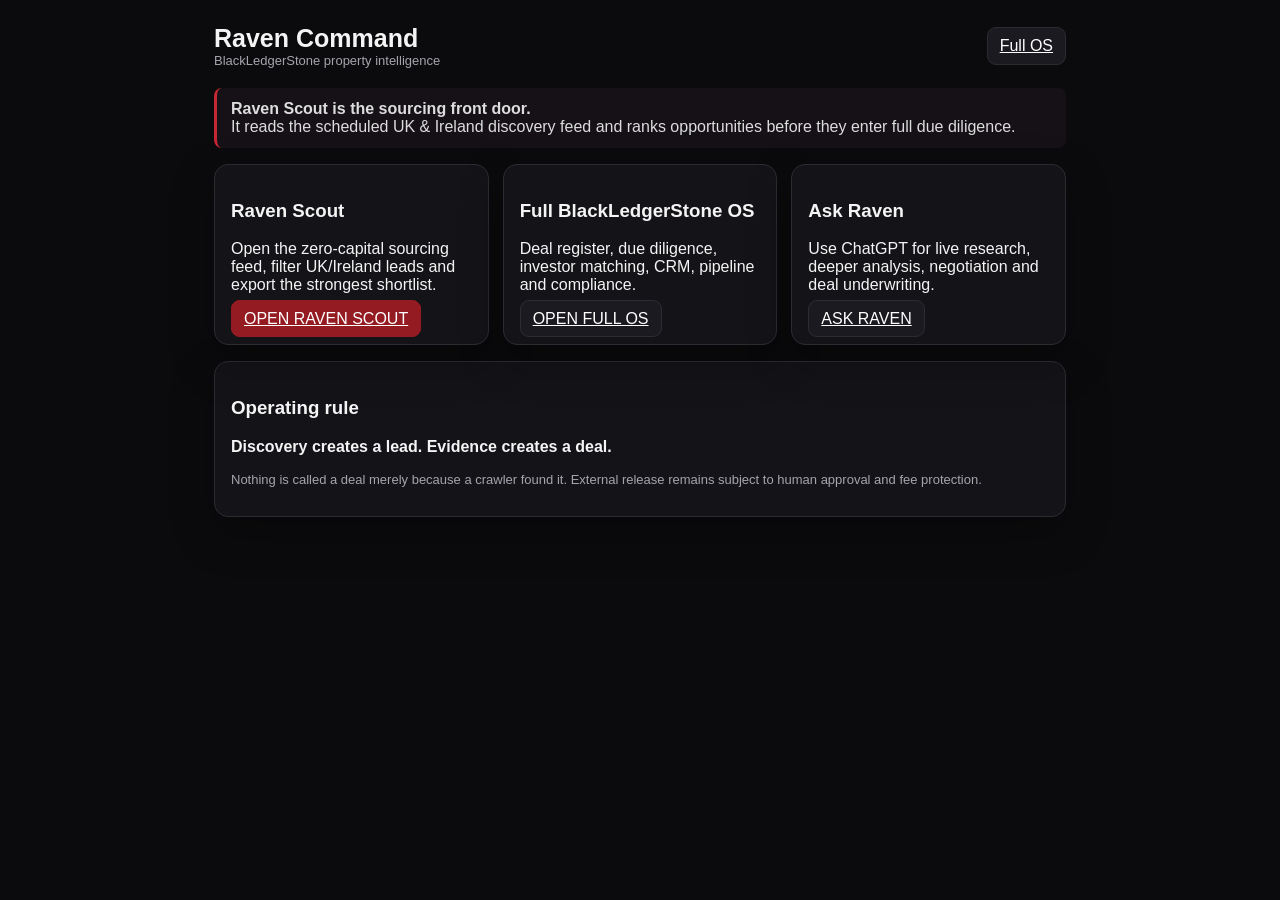
<file: raven.html>
<!doctype html><html lang="en"><head><meta charset="utf-8"><meta name="viewport" content="width=device-width,initial-scale=1"><title>Raven Command</title><link rel="stylesheet" href="./styles.css"><link rel="icon" href="./raven-192.png"></head><body><main class="main" style="max-width:900px;margin:auto"><div class="topbar"><div><h2>Raven Command</h2><div class="subtle">BlackLedgerStone property intelligence</div></div><a class="btn" href="./index.html">Full OS</a></div><div class="notice"><b>Raven Scout is the sourcing front door.</b><br>It reads the scheduled UK & Ireland discovery feed and ranks opportunities before they enter full due diligence.</div><div class="grid cards-3" style="margin-top:16px"><div class="card"><h3>Raven Scout</h3><p>Open the zero-capital sourcing feed, filter UK/Ireland leads and export the strongest shortlist.</p><a class="btn primary" href="./raven-scout.html">OPEN RAVEN SCOUT</a></div><div class="card"><h3>Full BlackLedgerStone OS</h3><p>Deal register, due diligence, investor matching, CRM, pipeline and compliance.</p><a class="btn" href="./index.html">OPEN FULL OS</a></div><div class="card"><h3>Ask Raven</h3><p>Use ChatGPT for live research, deeper analysis, negotiation and deal underwriting.</p><a class="btn" href="https://chatgpt.com/g/g-p-6a733cb2986c81918ff4faf518d18d9c-blackledgerstone-new-beginnings/project">ASK RAVEN</a></div></div><div class="card" style="margin-top:16px"><h3>Operating rule</h3><p><b>Discovery creates a lead. Evidence creates a deal.</b></p><p class="subtle">Nothing is called a deal merely because a crawler found it. External release remains subject to human approval and fee protection.</p></div></main></body></html>
</file>
<file: styles.css>
:root{--bg:#0b0b0d;--panel:#141418;--panel2:#1a1a20;--line:#2b2b32;--text:#f4f4f5;--muted:#a4a4ad;--red:#941b22;--red2:#c52832;--gold:#c7a766;--green:#42b883;--amber:#e6a23c;--bad:#e05d5d;--shadow:0 16px 45px rgba(0,0,0,.28)}
*{box-sizing:border-box}html,body{margin:0;min-height:100%;background:var(--bg);color:var(--text);font-family:Inter,Segoe UI,Arial,sans-serif}button,input,select,textarea{font:inherit}button{cursor:pointer}.app{display:grid;grid-template-columns:250px 1fr;min-height:100vh}.sidebar{position:sticky;top:0;height:100vh;padding:20px 14px;border-right:1px solid var(--line);background:linear-gradient(180deg,#111115,#0b0b0d)}.brand{display:flex;align-items:center;gap:12px;padding:6px 8px 22px}.brand img{width:48px;height:48px;border-radius:50%;border:2px solid var(--red2)}.brand h1{font-size:17px;margin:0}.brand small{display:block;color:var(--muted);margin-top:3px}.nav button{width:100%;text-align:left;color:var(--muted);background:transparent;border:0;border-radius:10px;padding:11px 12px;margin:2px 0}.nav button:hover,.nav button.active{background:var(--panel2);color:#fff}.sidebar-bottom{position:absolute;bottom:16px;left:14px;right:14px}.status-pill{border:1px solid var(--line);border-radius:999px;padding:8px 10px;color:var(--muted);font-size:12px}.main{padding:24px;min-width:0}.topbar{display:flex;justify-content:space-between;align-items:center;gap:16px;margin-bottom:20px}.topbar h2{margin:0;font-size:25px}.top-actions{display:flex;gap:8px;flex-wrap:wrap}.btn{border:1px solid var(--line);background:var(--panel2);color:#fff;border-radius:9px;padding:9px 12px}.btn:hover{border-color:#555}.btn.primary{background:var(--red);border-color:var(--red)}.btn.good{background:#1f6b4f;border-color:#1f6b4f}.btn.warn{background:#73551d;border-color:#73551d}.grid{display:grid;gap:14px}.cards-4{grid-template-columns:repeat(4,minmax(0,1fr))}.cards-3{grid-template-columns:repeat(3,minmax(0,1fr))}.card{background:var(--panel);border:1px solid var(--line);border-radius:14px;padding:16px;box-shadow:var(--shadow)}.metric{font-size:28px;font-weight:800;margin:4px 0}.label{font-size:12px;color:var(--muted);text-transform:uppercase;letter-spacing:.08em}.subtle{color:var(--muted);font-size:13px}.section-title{display:flex;align-items:center;justify-content:space-between;gap:12px;margin:22px 0 10px}.section-title h3{margin:0;font-size:17px}.search-box{display:grid;grid-template-columns:1fr auto;gap:8px}.input,.select,.textarea{width:100%;background:#101014;border:1px solid var(--line);color:#fff;border-radius:9px;padding:10px 11px}.textarea{min-height:88px;resize:vertical}.form-grid{display:grid;grid-template-columns:repeat(2,minmax(0,1fr));gap:10px}.form-grid .wide{grid-column:1/-1}.table-wrap{overflow:auto;border:1px solid var(--line);border-radius:12px}table{width:100%;border-collapse:collapse;min-width:760px;background:var(--panel)}th,td{padding:11px 12px;border-bottom:1px solid var(--line);text-align:left;font-size:13px;vertical-align:top}th{color:var(--muted);font-size:11px;text-transform:uppercase;letter-spacing:.07em;background:#111116;position:sticky;top:0}tr:last-child td{border-bottom:0}.badge{display:inline-block;border-radius:999px;padding:4px 8px;font-size:11px;border:1px solid var(--line);color:var(--muted)}.badge.hot{background:#5d1117;color:#ffb3b8;border-color:#8b1c25}.badge.high{background:#604514;color:#f1d49a;border-color:#8a671d}.badge.good{background:#143f31;color:#9be1c4;border-color:#246b50}.badge.bad{background:#4a1d1d;color:#ffb8b8;border-color:#783333}.kpis{display:flex;gap:8px;flex-wrap:wrap}.empty{padding:28px;text-align:center;color:var(--muted)}.view{display:none}.view.active{display:block}.pipeline{display:grid;grid-template-columns:repeat(5,minmax(210px,1fr));gap:10px;overflow:auto}.column{background:#101014;border:1px solid var(--line);border-radius:12px;padding:10px;min-height:340px}.column h4{margin:4px 4px 10px;font-size:13px}.deal-card{background:var(--panel2);border:1px solid var(--line);border-radius:10px;padding:10px;margin:8px 0}.deal-card b{display:block;margin-bottom:4px}.deal-card small{color:var(--muted)}.checklist{display:grid;gap:8px}.check{display:flex;gap:9px;align-items:flex-start;background:#111116;border:1px solid var(--line);border-radius:9px;padding:9px}.check input{margin-top:3px}.notice{border-left:3px solid var(--red2);background:#151116;padding:12px 14px;border-radius:8px;color:#ddd}.source-grid{display:grid;grid-template-columns:repeat(3,minmax(0,1fr));gap:10px}.source{border:1px solid var(--line);border-radius:10px;padding:12px;background:#111116}.source b{display:block;margin-bottom:4px}.source small{color:var(--muted)}.modal{display:none;position:fixed;inset:0;background:rgba(0,0,0,.72);z-index:20;align-items:center;justify-content:center;padding:20px}.modal.open{display:flex}.modal-box{width:min(760px,100%);max-height:90vh;overflow:auto;background:#15151a;border:1px solid #383840;border-radius:14px;padding:18px}.modal-head{display:flex;justify-content:space-between;align-items:center;margin-bottom:12px}.modal-head h3{margin:0}.iconbtn{border:0;background:transparent;color:#fff;font-size:22px}.footer-note{margin-top:20px;color:var(--muted);font-size:12px}.danger-zone{border:1px solid #642b2b;background:#261414;border-radius:12px;padding:14px}.quick-links a{color:#e6c778;text-decoration:none}.quick-links a:hover{text-decoration:underline}@media(max-width:1000px){.app{grid-template-columns:80px 1fr}.brand h1,.brand small,.nav .txt,.sidebar-bottom{display:none}.brand{justify-content:center}.nav button{text-align:center}.cards-4,.cards-3,.source-grid{grid-template-columns:repeat(2,minmax(0,1fr))}}@media(max-width:650px){.app{display:block}.sidebar{position:sticky;top:0;z-index:12;width:100%;height:auto;border-right:0;border-bottom:1px solid var(--line);padding:8px}.brand{display:none}.nav{display:flex;overflow:auto}.nav button{min-width:70px;padding:9px 8px}.nav .txt{display:none}.main{padding:14px}.cards-4,.cards-3,.source-grid,.form-grid{grid-template-columns:1fr}.topbar{align-items:flex-start;flex-direction:column}.pipeline{grid-template-columns:repeat(5,230px)}}
</file>
